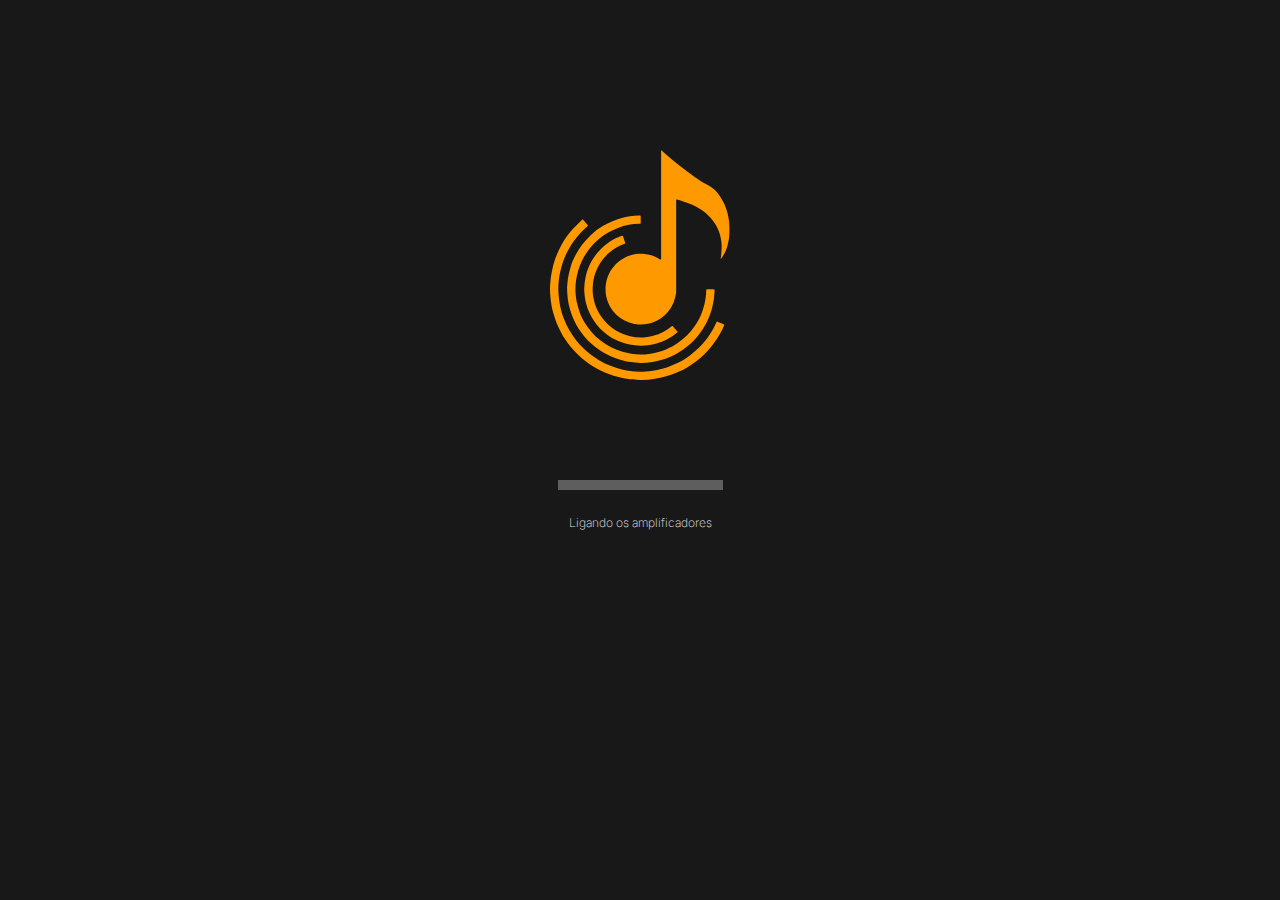
<file: index.html>
<!DOCTYPE html>
<html lang="en">
<head>
    <meta charset="UTF-8">
    <meta content="width=device-width, initial-scale=1, maximum-scale=1, user-scalable=no" name="viewport">
    <link rel="stylesheet" href="../styles/styles.css">
    <title>Splash</title>

</head>
<body>

<div class="container_splash">

    <div class="splash">

        <img src="../assets/logo.svg" alt="logo"/>

        <div class="loadingSplash">
            <div class="loading-bar">
                <div class="loading-progress"></div>
            </div>
        </div>
        <a class="tituloCinza"><h4>Ligando os amplificadores</h4></a>
        <a href="incio.html" class="tituloEntrar hidden"><h4>> ENTRAR <</h4></a>

    </div>

</div>

</body>
<script src="../javascript/loading.js"></script>
</html>
</file>
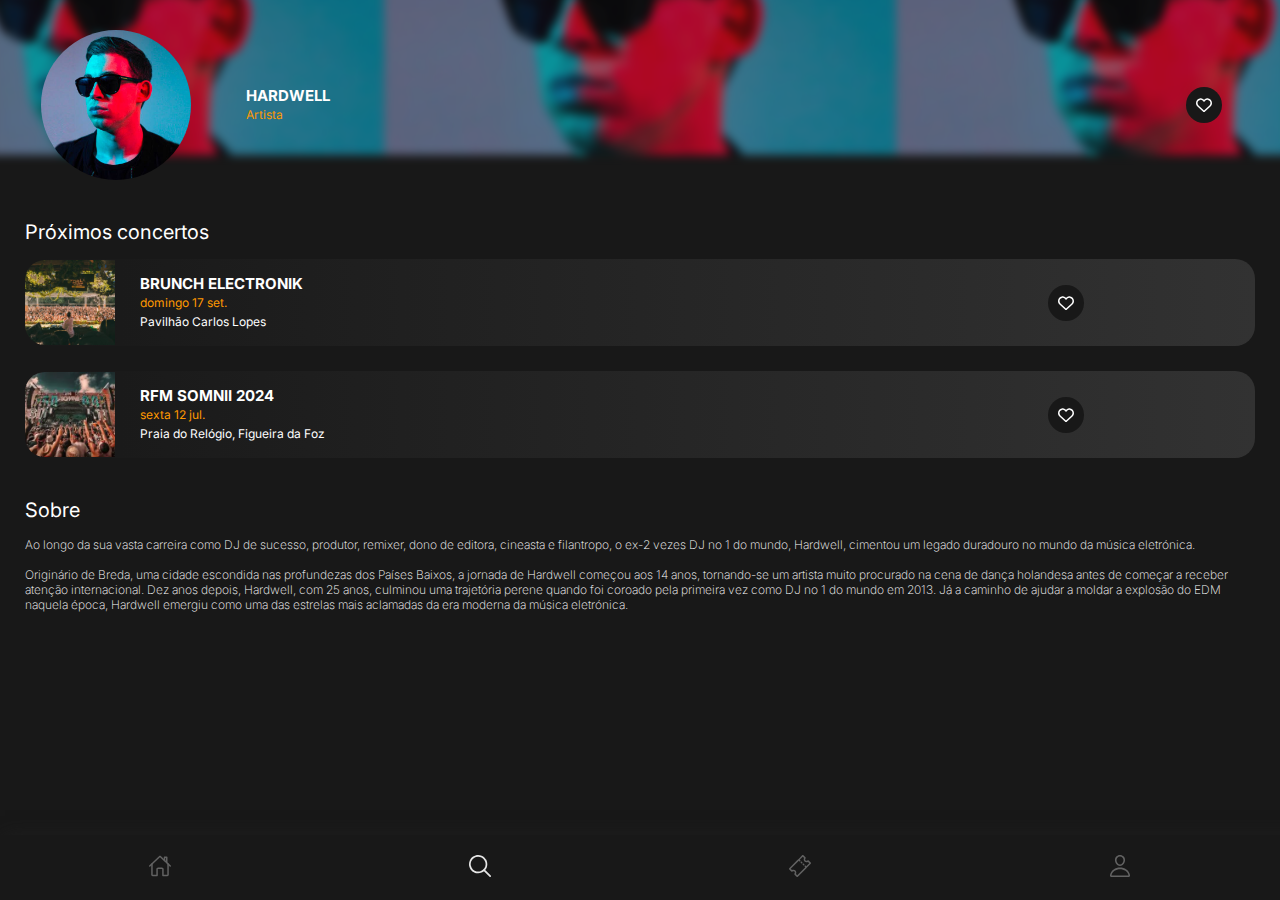
<file: root/artista.html>
<!DOCTYPE html>
<html lang="en">
<head>
    <meta charset="UTF-8">
    <meta content="width=device-width, initial-scale=1, maximum-scale=1, user-scalable=no" name="viewport">
    <link rel="stylesheet" href="../styles/styles.css">
    <title>Artista</title>

</head>
<body>

<div class="pagina">

    <div class="backgroundArtista" style="background-image: url('../assets/images/hardwell.jpg')">

    </div>

    <div class="thumbArtista">

        <a>
            <div class="imagemArtistaThumb" style="background-image: url('../assets/images/hardwell.jpg')"></div>
        </a>

        <div class="informacoesArtista">
            <a class="tituloPrincipal"> <h2>HARDWELL</h2> </a>
            <a class="tituloLaranja"><h4>Artista</h4></a>
        </div>


        <div class="favorito" data-id="hardwell" onclick="adicionarRemover('hardwell')">
            <img src="../assets/icons/heart_open.svg" alt="heart_open">
        </div>

    </div>

    <h2 class="tituloPagina">Próximos concertos</h2>

    <div class="barraFestival" id="brunch">
        <a href="festival.html">
            <div class="imagemFestivalBarra" style="background-image: url('../assets/images/brunch.jpg')"></div>
        </a>
        <div class="informacoesEvento">
            <a href="festival.html" class="tituloPrincipal"><h2>BRUNCH ELECTRONIK</h2></a>
            <a href="festival.html" class="tituloLaranja"><h4>domingo 17 set.</h4></a>
            <a href="festival.html" class="tituloBranco"><h4>Pavilhão Carlos Lopes</h4></a>
        </div>
        <div class="favorito" data-id="brunch" onclick="adicionarRemover('brunch')">
            <img src="../assets/icons/heart_open.svg" alt="heart_open">
        </div>
    </div>

    <div class="barraFestival" id="somnii24">
        <a href="festival.html">
            <div class="imagemFestivalBarra" style="background-image: url('../assets/images/somnii_24.jpg')"></div>
        </a>
        <div class="informacoesEvento">
            <a href="festival.html" class="tituloPrincipal"><h2>RFM SOMNII 2024</h2></a>
            <a href="festival.html" class="tituloLaranja"><h4>sexta 12 jul.</h4></a>
            <a href="festival.html" class="tituloBranco"><h4>Praia do Relógio, Figueira da Foz</h4></a>
        </div>
        <div class="favorito" data-id="somnii24" onclick="adicionarRemover('somnii24')">
            <img src="../assets/icons/heart_open.svg" alt="heart_open">
        </div>
    </div>

    <h2 class="tituloPagina">Sobre</h2>

    <h5 class="texto">
        <p>
            Ao longo da sua vasta carreira como DJ de sucesso, produtor, remixer, dono de editora,
            cineasta e filantropo, o ex-2 vezes DJ no 1 do mundo, Hardwell, cimentou um legado
            duradouro no mundo da música eletrónica.
        </p><br><p>
            Originário de Breda, uma cidade escondida nas profundezas dos Países Baixos, a jornada de Hardwell
            começou aos 14 anos, tornando-se um artista muito procurado na cena de dança holandesa antes de começar
            a receber atenção internacional. Dez anos depois, Hardwell, com 25 anos, culminou uma trajetória perene
            quando foi coroado pela primeira vez como DJ no 1 do mundo em 2013. Já a caminho de ajudar a moldar
            a explosão do EDM naquela época, Hardwell emergiu como uma das estrelas mais aclamadas da era
            moderna da música eletrónica.
        </p>
    </h5>

</div>

<div class="menu">
    <a class="buttON" href="incio.html"><img src="../assets/icons/nav_home.svg" alt="nav_home"></a>
    <a href="pesquisa.html"><img src="../assets/icons/nav_search_active.svg" alt="nav_search"></a>
    <a class="buttON" href="bilhetes.html"><img src="../assets/icons/nav_ticket.svg" alt="nav_ticket"></a>
    <a class="buttON" href="pessoal.html"><img src="../assets/icons/nav_user.svg" alt="nav_user"></a>
</div>

</body>
<script src="../javascript/favoritos.js"></script>
</html>
</file>
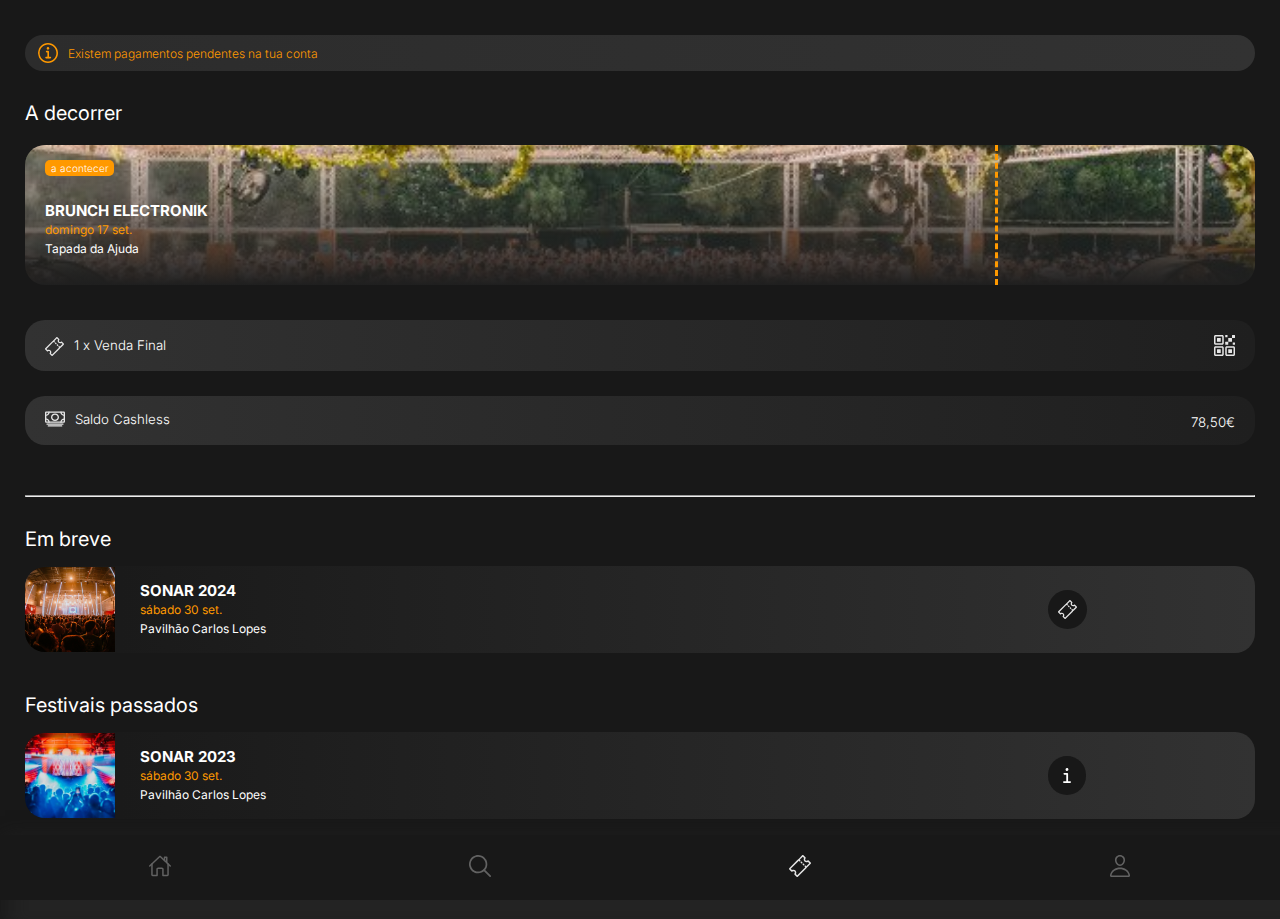
<file: root/bilhetes.html>
<!DOCTYPE html>
<html lang="en">
<head>
    <meta charset="UTF-8">
    <meta content="width=device-width, initial-scale=1, maximum-scale=1, user-scalable=no" name="viewport">
    <link rel="stylesheet" href="../styles/styles.css">
    <title>Bilhetes</title>

</head>
<body>

<div class="pagina">

    <div class="barraAviso">
        <img class="imagemFestivalBarra" src="../assets/icons/info_circle.svg" alt="info_circle"/>
        <h4>Existem pagamentos pendentes na tua conta</h4>
    </div>

    <h2 class="tituloPagina">A decorrer</h2>

    <div class="thumbAcontecer"

         style="background-image:
             linear-gradient(to bottom, rgba(169,169,169,0),
             #1f1f1f), url('../assets/images/brunch.jpg')">

        <div class="informacoes">
            <a href="festival.html" class="tituloAcontecer"> <h5>a acontecer</h5> </a>
            <a href="festival.html" class="tituloPrincipal"> <h2>BRUNCH ELECTRONIK</h2> </a>
            <a href="festival.html" class="tituloLaranja"><h4>domingo 17 set.</h4></a>
            <a href="festival.html" class="tituloBranco"> <h4>Tapada da Ajuda</h4> </a>
        </div>
        <div id="ticket"></div>

    </div>

    <a href="pessoal.html">
        <div class="barraHorizontal">
            <div>
                <img src="../assets/icons/nav_ticket_active.svg">
                <h5 class="tituloBranco">1 x Venda Final</h5>
            </div>
            <div>
                <img src="../assets/icons/qr.svg">
            </div>
        </div>
    </a>

    <a href="cashless.html">
        <div class="barraHorizontal">
            <div>
                <img src="../assets/icons/cash.svg">
                <h5 class="tituloBranco">Saldo Cashless</h5>
            </div>
            <div>
                <h5 class="tituloBranco">78,50€</h5>
            </div>
        </div>
    </a>

    <hr class="linha">

    <h2 class="tituloPagina">Em breve</h2>

    <button class="botao" onclick="window.location.href = 'festival.html'">
        <a>
            <div class="barraFestival">
            <a>
                <div class="imagemFestivalBarra" style="background-image: url('../assets/images/sonar_24.jpg')"></div>
            </a>
            <div class="informacoesEvento">
                <a class="tituloPrincipal"><h2>SONAR 2024</h2></a>
                <a class="tituloLaranja"><h4>sábado 30 set.</h4></a>
                <a class="tituloBranco"><h4>Pavilhão Carlos Lopes</h4></a>
            </div>

            <a class="botaoFavorito" href="cashless.html">
                <div class="favorito">
                    <img src="../assets/icons/nav_ticket_active.svg" alt="ticket">
                </div>
            </a>
            </div>
        </a>
    </button>

    <h2 class="tituloPagina">Festivais passados</h2>

    <div class="barraFestival">
        <a href="festival.html">
            <div class="imagemFestivalBarra" style="background-image: url('../assets/images/sonar_23.jpg')"></div>
        </a>
        <div class="informacoesEvento">
            <a href="festival.html" class="tituloPrincipal"><h2>SONAR 2023</h2></a>
            <a class="tituloLaranja"><h4>sábado 30 set.</h4></a>
            <a class="tituloBranco"><h4>Pavilhão Carlos Lopes</h4></a>
        </div>
        <a href="festival.html">
            <div class="infoTicket">
                <img src="../assets/icons/info.svg" alt="info">
            </div>
        </a>

    </div>

</div>

<div class="menu">
    <a class="buttON" href="incio.html"><img src="../assets/icons/nav_home.svg"></a>
    <a class="buttON" href="pesquisa.html"><img src="../assets/icons/nav_search.svg"></a>
    <a href="bilhetes.html"><img src="../assets/icons/nav_ticket_active.svg"></a>
    <a class="buttON" href="pessoal.html"><img src="../assets/icons/nav_user.svg"></a>
</div>

</body>
</html>
</file>
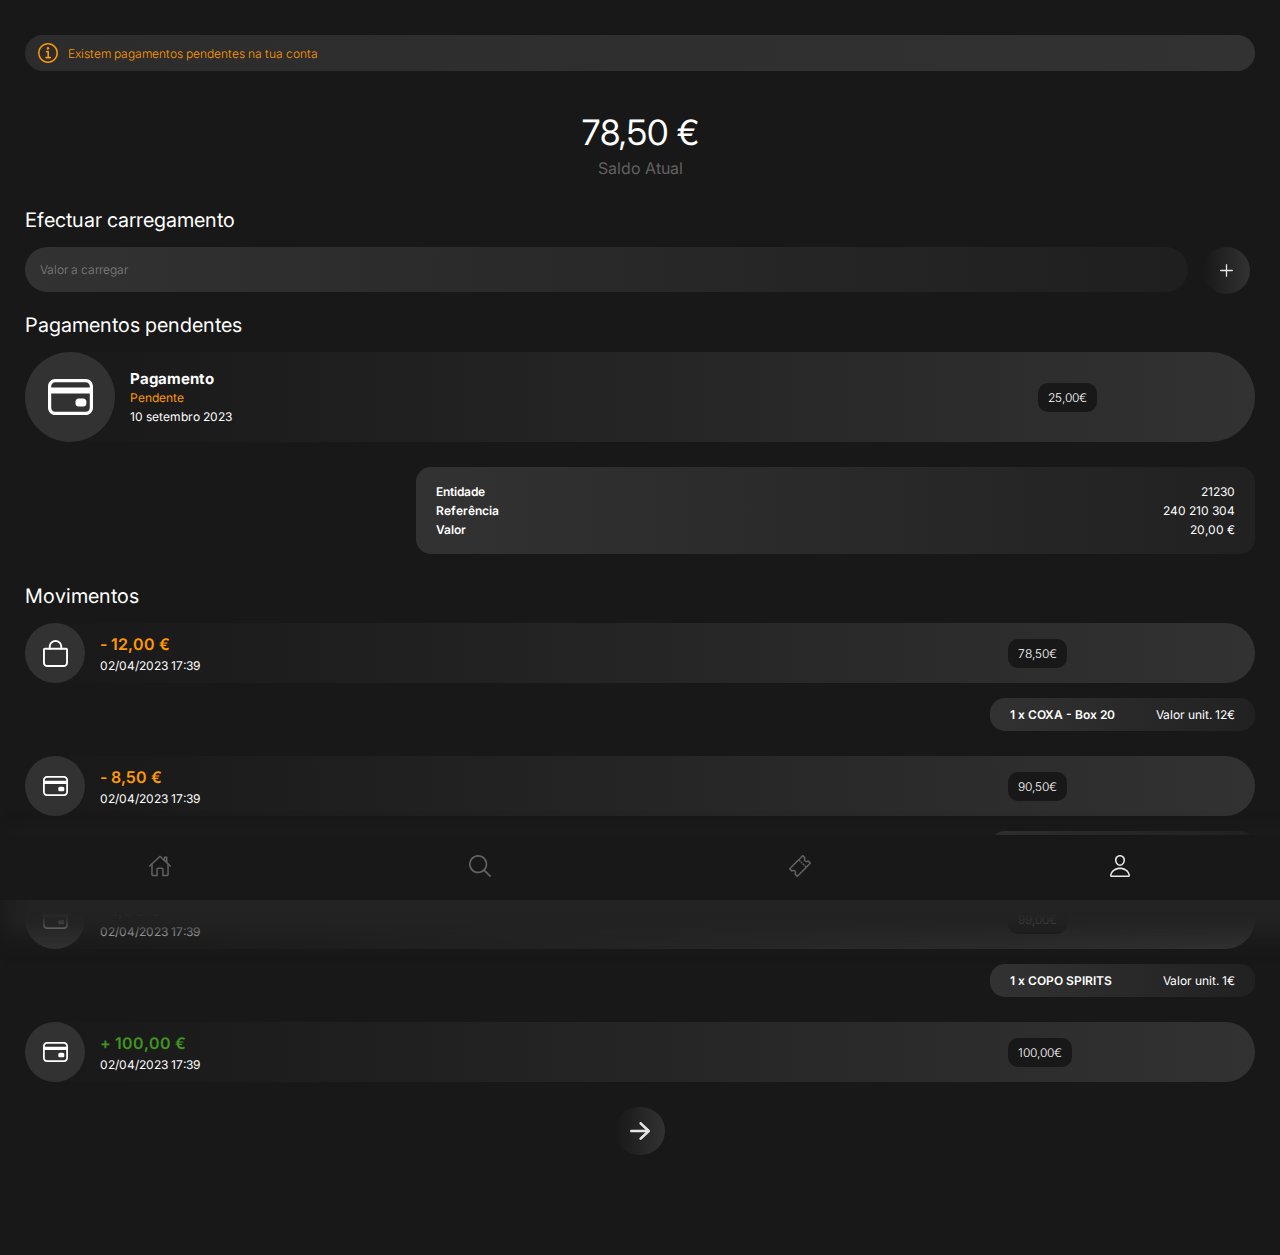
<file: root/cashless.html>
<!DOCTYPE html>
<html lang="en">
<head>
    <meta charset="UTF-8">
    <meta content="width=device-width, initial-scale=1, maximum-scale=1, user-scalable=no" name="viewport">
    <link rel="stylesheet" href="../styles/styles.css">
    <title>Cashless</title>

</head>
<body>

<div class="pagina">

    <div class="barraAviso">
        <img class="imagemFestivalBarra" src="../assets/icons/info_circle.svg" alt="info_circle"/>
        <h4>Existem pagamentos pendentes na tua conta</h4>
    </div>

    <div class="containerCenter">
        <div class="saldo">
            <h1>78,50 €</h1>
            <h3>Saldo Atual</h3>
        </div>

    </div>

    <h2 class="tituloPagina">Efectuar carregamento</h2>

    <div class="barraCarregamento">
        <div id="valorCarregar">
            <h4>Valor a carregar</h4>
        </div>

        <div>
            <img src="../assets/icons/plus.svg">
        </div>
    </div>

    <h2 class="tituloPagina">Pagamentos pendentes</h2>

    <div class="barraBilheteDisponivel">
        <div class="baseImagemBilhete">
            <div class="imagemBilhete" style="background-image: url('../assets/icons/card.svg')"></div>
        </div>

        <div class="informacoesBilhete">
            <a class="tituloPrincipal"><h4>Pagamento</h4></a>
            <a class="tituloLaranja"> <h2>Pendente</h2> </a>
            <a class="tituloBranco"> <h2>10 setembro 2023</h2> </a>
        </div>
        <div class="preco">
            <h5> 25,00€</h5>
        </div>
    </div>

    <div class="containerRight">
        <div class="barraRefPagamento">
            <div>
                <a class="tituloBrancoBold"> <h2>Entidade</h2> </a>
                <a class="tituloBrancoBold"> <h2>Referência</h2> </a>
                <a class="tituloBrancoBold"> <h2>Valor</h2> </a>
            </div>
            <div class="numerosRef">
                <a class="tituloBranco"> <h2>21230</h2> </a>
                <a class="tituloBranco"> <h2>240 210 304</h2> </a>
                <a class="tituloBranco"> <h2>20,00 €</h2> </a>
            </div>
        </div>
    </div>

    <h2 class="tituloPagina">Movimentos</h2>

    <div class="barraMovimentoCashless">
        <div class="baseIconCashless">
            <div class="iconCashless" style="background-image: url('../assets/icons/shopping_bag.svg')"></div>
        </div>

        <div class="informacoesBilhete">
            <a class="tituloLaranjaValor"><h4>- 12,00 €</h4></a>
            <a class="tituloBranco"> <h2>02/04/2023 17:39</h2> </a>
        </div>
        <div class="preco">
            <h5> 78,50€</h5>
        </div>
    </div>

    <div class="containerRight">
        <div class="barraDescricaoPagamento">
            <div>
                <a class="tituloBrancoBold"> <h2>1 x COXA - Box 20</h2> </a>
            </div>
            <div class="numerosRef">
                <a class="tituloBranco"> <h2>Valor unit. 12€</h2> </a>
            </div>
        </div>
    </div>

    <div class="barraMovimentoCashless">
        <div class="baseIconCashless">
            <div class="iconCashless" style="background-image: url('../assets/icons/card.svg')"></div>
        </div>

        <div class="informacoesBilhete">
            <a class="tituloLaranjaValor"><h4>- 8,50 €</h4></a>
            <a class="tituloBranco"> <h2>02/04/2023 17:39</h2> </a>
        </div>
        <div class="preco">
            <h5>90,50€</h5>
        </div>
    </div>

    <div class="containerRight">
        <div class="barraDescricaoPagamento">
            <div>
                <a class="tituloBrancoBold"> <h2>1 x HAVANA CLUB </h2> </a>
            </div>
            <div class="numerosRef">
                <a class="tituloBranco"> <h2>Valor unit. 8,5€</h2> </a>
            </div>
        </div>
    </div>

    <div class="barraMovimentoCashless">
        <div class="baseIconCashless">
            <div class="iconCashless" style="background-image: url('../assets/icons/card.svg')"></div>
        </div>

        <div class="informacoesBilhete">
            <a class="tituloLaranjaValor"><h4>- 1,00 €</h4></a>
            <a class="tituloBranco"> <h2>02/04/2023 17:39</h2> </a>
        </div>
        <div class="preco">
            <h5> 99,00€</h5>
        </div>
    </div>

    <div class="containerRight">
        <div class="barraDescricaoPagamento">
            <div>
                <a class="tituloBrancoBold"> <h2>1 x COPO SPIRITS</h2> </a>
            </div>
            <div class="numerosRef">
                <a class="tituloBranco"> <h2>Valor unit. 1€</h2> </a>
            </div>
        </div>
    </div>

    <div class="barraMovimentoCashless">
        <div class="baseIconCashless">
            <div class="iconCashless" style="background-image: url('../assets/icons/card.svg')"></div>
        </div>

        <div class="informacoesBilhete">
            <a class="tituloVerdeValor"><h4>+ 100,00 €</h4></a>
            <a class="tituloBranco"> <h2>02/04/2023 17:39</h2> </a>
        </div>
        <div class="preco">
            <h5> 100,00€</h5>
        </div>
    </div>

    <div class="containerCenter">
        <div class="setaBotao">
            <a href="incio.html">
                <img src="../assets/icons/arrow_right.svg">
            </a>
        </div>
    </div>

</div>

<div class="menu">
    <a class="buttON" href="incio.html"><img src="../assets/icons/nav_home.svg"></a>
    <a class="buttON" href="pesquisa.html"><img src="../assets/icons/nav_search.svg"></a>
    <a class="buttON" href="bilhetes.html"><img src="../assets/icons/nav_ticket.svg"></a>
    <a href="pessoal.html"><img src="../assets/icons/nav_user_active.svg"></a>
</div>

</body>
</html>
</file>
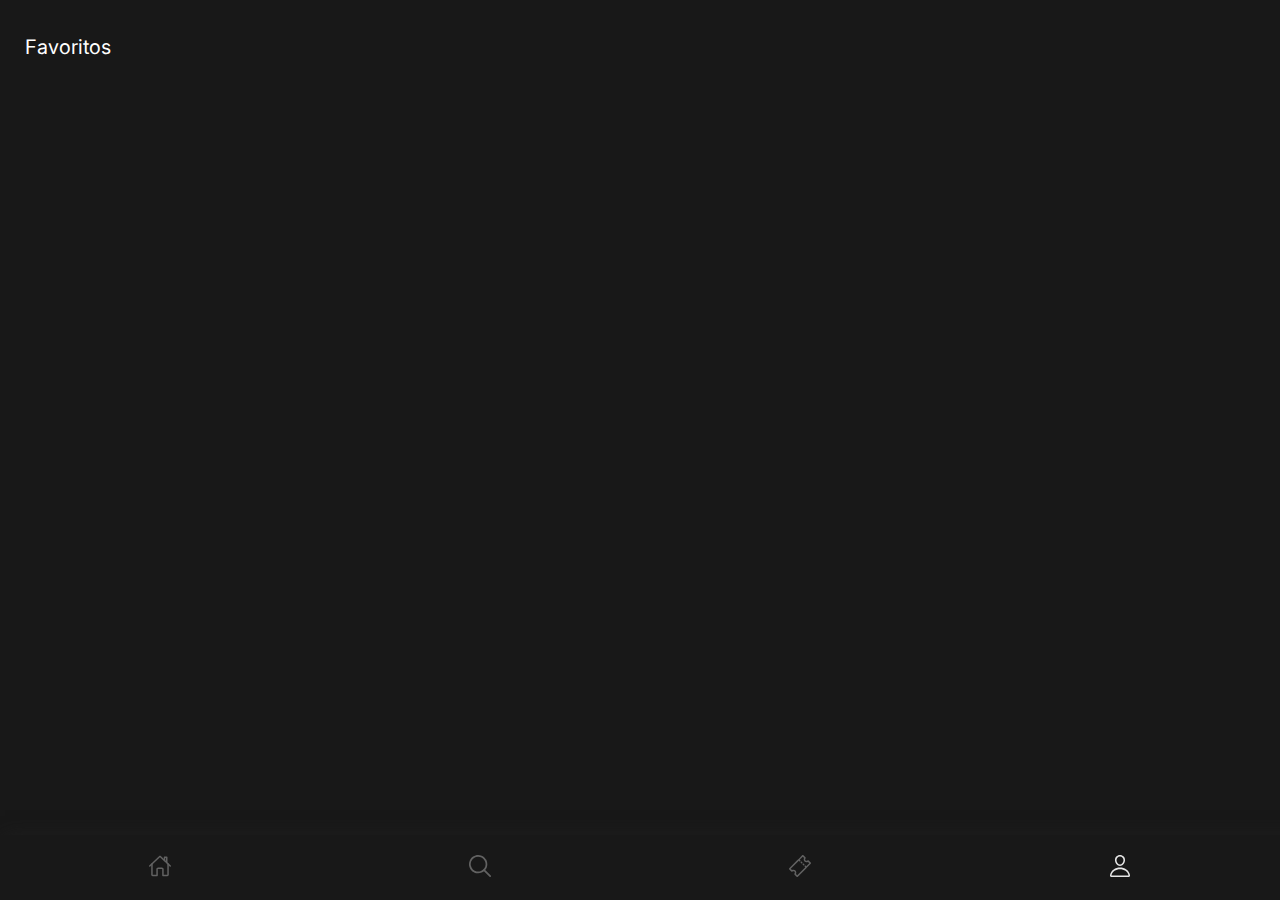
<file: root/favoritos.html>
<!DOCTYPE html>
<html lang="en">
<head>
    <meta charset="UTF-8">
    <meta content="width=device-width, initial-scale=1, maximum-scale=1, user-scalable=no" name="viewport">
    <link rel="stylesheet" href="../styles/styles.css">
    <title>Favoritos</title>

</head>
<body>

<div class="pagina">

    <h2 class="tituloPagina">Favoritos</h2>

    <div id="favoritosContainerTodos">

        <div class="barraArtista" id="amelie-lens" style="display: none">
            <a href="artista.html">
                <div class="imagemArtistaBarra" style="background-image: url('../assets/images/amelie.jpg')"></div>
            </a>
            <div class="informacoesArtista">
                <a href="artista.html" class="tituloPrincipal"><h2>AMELIE LENS</h2></a>
                <a href="artista.html" class="tituloLaranja"><h4>Artista</h4></a>
            </div>
            <div class="favorito" data-id="amelie-lens" onclick="adicionarRemover('amelie-lens')">
                <img src="../assets/icons/heart_open.svg" alt="heart_open">
            </div>
        </div>

        <div class="barraArtista" id="artbat" style="display: none">
            <a href="artista.html">
                <div class="imagemArtistaBarra" style="background-image: url('../assets/images/artbat.jpg')"></div>
            </a>
            <div class="informacoesArtista">
                <a href="artista.html" class="tituloPrincipal"><h2>ARTBAT</h2></a>
                <a href="artista.html" class="tituloLaranja"><h4>Artista</h4></a>
            </div>
            <div class="favorito" data-id="artbat" onclick="adicionarRemover('artbat')">
                <img src="../assets/icons/heart_open.svg" alt="heart_open">
            </div>
        </div>

        <div class="barraArtista" id="blasterjaxx" style="display: none">
            <a href="artista.html">
                <div class="imagemArtistaBarra" style="background-image: url('../assets/images/blasterjaxx.jpg')"></div>
            </a>
            <div class="informacoesArtista">
                <a href="artista.html" class="tituloPrincipal"><h2>BALASTERJAXX</h2></a>
                <a href="artista.html" class="tituloLaranja"><h4>Artista</h4></a>
            </div>
            <div class="favorito" data-id="blasterjaxx" onclick="adicionarRemover('blasterjaxx')">
                <img src="../assets/icons/heart_open.svg" alt="heart_open">
            </div>
        </div>

        <div class="barraFestival" id="brunch" style="display: none">
            <a href="festival.html">
                <div class="imagemFestivalBarra" style="background-image: url('../assets/images/brunch.jpg')"></div>
            </a>
            <div class="informacoesEvento">
                <a href="festival.html" class="tituloPrincipal"><h2>BRUNCH ELECTRONIK</h2></a>
                <a href="festival.html" class="tituloLaranja"><h4>domingo 17 set.</h4></a>
                <a href="festival.html" class="tituloBranco"><h4>Pavilhão Carlos Lopes</h4></a>
            </div>
            <div class="favorito" data-id="brunch" onclick="adicionarRemover('brunch')">
                <img src="../assets/icons/heart_open.svg" alt="heart_open">
            </div>
        </div>

        <div class="barraArtista" id="hardwell" style="display: none">
            <a href="artista.html">
                <div class="imagemArtistaBarra" style="background-image: url('../assets/images/hardwell.jpg')"></div>
            </a>
            <div class="informacoesArtista">
                <a href="artista.html" class="tituloPrincipal"><h2>HARDWELL</h2></a>
                <a href="artista.html" class="tituloLaranja"><h4>Artista</h4></a>
            </div>
            <div class="favorito" data-id="hardwell" onclick="adicionarRemover('hardwell')">
                <img src="../assets/icons/heart_open.svg" alt="heart_open">
            </div>
        </div>

        <div class="barraArtista" id="nto" style="display: none">
            <a href="artista.html">
                <div class="imagemArtistaBarra" style="background-image: url('../assets/images/nto.jpg')"></div>
            </a>
            <div class="informacoesArtista">
                <a href="artista.html" class="tituloPrincipal"><h2>NTO</h2></a>
                <a href="artista.html" class="tituloLaranja"><h4>Artista</h4></a>
            </div>
            <div class="favorito" data-id="nto" onclick="adicionarRemover('nto')">
                <img src="../assets/icons/heart_open.svg" alt="heart_open">
            </div>
        </div>

        <div class="barraArtista" id="oliver" style="display: none">
            <a href="artista.html">
                <div class="imagemArtistaBarra" style="background-image: url('../assets/images/oliver.jpg')"></div>
            </a>
            <div class="informacoesArtista">
                <a href="artista.html" class="tituloPrincipal"><h2>OLIVER</h2></a>
                <a href="artista.html" class="tituloLaranja"><h4>Artista</h4></a>
            </div>
            <div class="favorito" data-id="oliver" onclick="adicionarRemover('oliver')">
                <img src="../assets/icons/heart_open.svg" alt="heart_open">
            </div>
        </div>

        <div class="barraFestival" id="somnii23" style="display: none">
            <a href="festival.html">
                <div class="imagemFestivalBarra" style="background-image: url('../assets/images/somnii_23.jpg')"></div>
            </a>
            <div class="informacoesEvento">
                <a href="festival.html" class="tituloPrincipal"><h2>RFM SOMNII 2023</h2></a>
                <a href="festival.html" class="tituloLaranja"><h4>sexta 12 jul.</h4></a>
                <a href="festival.html" class="tituloBranco"><h4>Praia do Relógio, Figueira da Foz</h4></a>
            </div>
            <div class="favorito" data-id="somnii23" onclick="adicionarRemover('somnii23')">
                <img src="../assets/icons/heart_open.svg" alt="heart_open">
            </div>
        </div>

        <div class="barraFestival" id="somnii24" style="display: none">
            <a href="festival.html">
                <div class="imagemFestivalBarra" style="background-image: url('../assets/images/somnii_24.jpg')"></div>
            </a>
            <div class="informacoesEvento">
                <a href="festival.html" class="tituloPrincipal"><h2>RFM SOMNII 2024</h2></a>
                <a href="festival.html" class="tituloLaranja"><h4>sexta 12 jul.</h4></a>
                <a href="festival.html" class="tituloBranco"><h4>Praia do Relógio, Figueira da Foz</h4></a>
            </div>
            <div class="favorito" data-id="somnii24" onclick="adicionarRemover('somnii24')">
                <img src="../assets/icons/heart_open.svg" alt="heart_open">
            </div>
        </div>

        <div class="barraFestival" id="sonar2023" style="display: none">
            <a href="festival.html">
                <div class="imagemFestivalBarra" style="background-image: url('../assets/images/sonar_23.jpg')"></div>
            </a>
            <div class="informacoesEvento">
                <a href="festival.html" class="tituloPrincipal"><h2>SONAR 2023</h2></a>
                <a class="tituloLaranja"><h4>sábado 30 set.</h4></a>
                <a class="tituloBranco"><h4>Pavilhão Carlos Lopes</h4></a>
            </div>
            <div class="favorito" data-id="sonar2023" onclick="adicionarRemover('sonar2023')">
                <img src="../assets/icons/heart_open.svg" alt="heart_open">
            </div>
        </div>

        <div class="barraFestival" id="sonar2024" style="display: none">
            <a href="festival.html">
                <div class="imagemFestivalBarra" style="background-image: url('../assets/images/sonar_24.jpg')"></div>
            </a>
            <div class="informacoesEvento">
                <a href="festival.html" class="tituloPrincipal"><h2>SONAR 2024</h2></a>
                <a class="tituloLaranja"><h4>sábado 30 set.</h4></a>
                <a class="tituloBranco"><h4>Pavilhão Carlos Lopes</h4></a>
            </div>
            <div class="favorito" data-id="sonar2024" onclick="adicionarRemover('sonar2024')">
                <img src="../assets/icons/heart_open.svg" alt="heart_open">
            </div>
        </div>

        <div class="barraArtista" id="timmy" style="display: none">
            <a href="artista.html">
                <div class="imagemArtistaBarra" style="background-image: url('../assets/images/timmy.jpg')"></div>
            </a>
            <div class="informacoesArtista">
                <a href="artista.html" class="tituloPrincipal"><h2>TIMMY TRUMPET</h2></a>
                <a href="artista.html" class="tituloLaranja"><h4>Artista</h4></a>
            </div>
            <div class="favorito" data-id="timmy" onclick="adicionarRemover('timmy')">
                <img src="../assets/icons/heart_open.svg" alt="heart_open">
            </div>
        </div>

        <div class="barraFestival" id="tomorrowland" style="display: none">
            <a href="festival.html">
                <div class="imagemFestivalBarra" style="background-image: url('../assets/images/tomorrowland.jpg')"></div>
            </a>
            <div class="informacoesEvento">
                <a href="festival.html" class="tituloPrincipal"><h2>TOMORROWLAND</h2></a>
                <a class="tituloLaranja"><h4>sábado 30 set.</h4></a>
                <a class="tituloBranco"><h4>Pavilhão Carlos Lopes</h4></a>
            </div>
            <div class="favorito" data-id="tomorrowland" onclick="adicionarRemover('tomorrowland')">
                <img src="../assets/icons/heart_open.svg" alt="heart_open">
            </div>
        </div>

    </div>

</div>

<div class="menu">
    <a class="buttON" href="incio.html"><img src="../assets/icons/nav_home.svg"></a>
    <a class="buttON" href="pesquisa.html"><img src="../assets/icons/nav_search.svg"></a>
    <a class="buttON" href="bilhetes.html"><img src="../assets/icons/nav_ticket.svg"></a>
    <a href="pessoal.html"><img src="../assets/icons/nav_user_active.svg"></a>
</div>

</body>
<script src="../javascript/favoritos.js"></script>
</html>
</file>
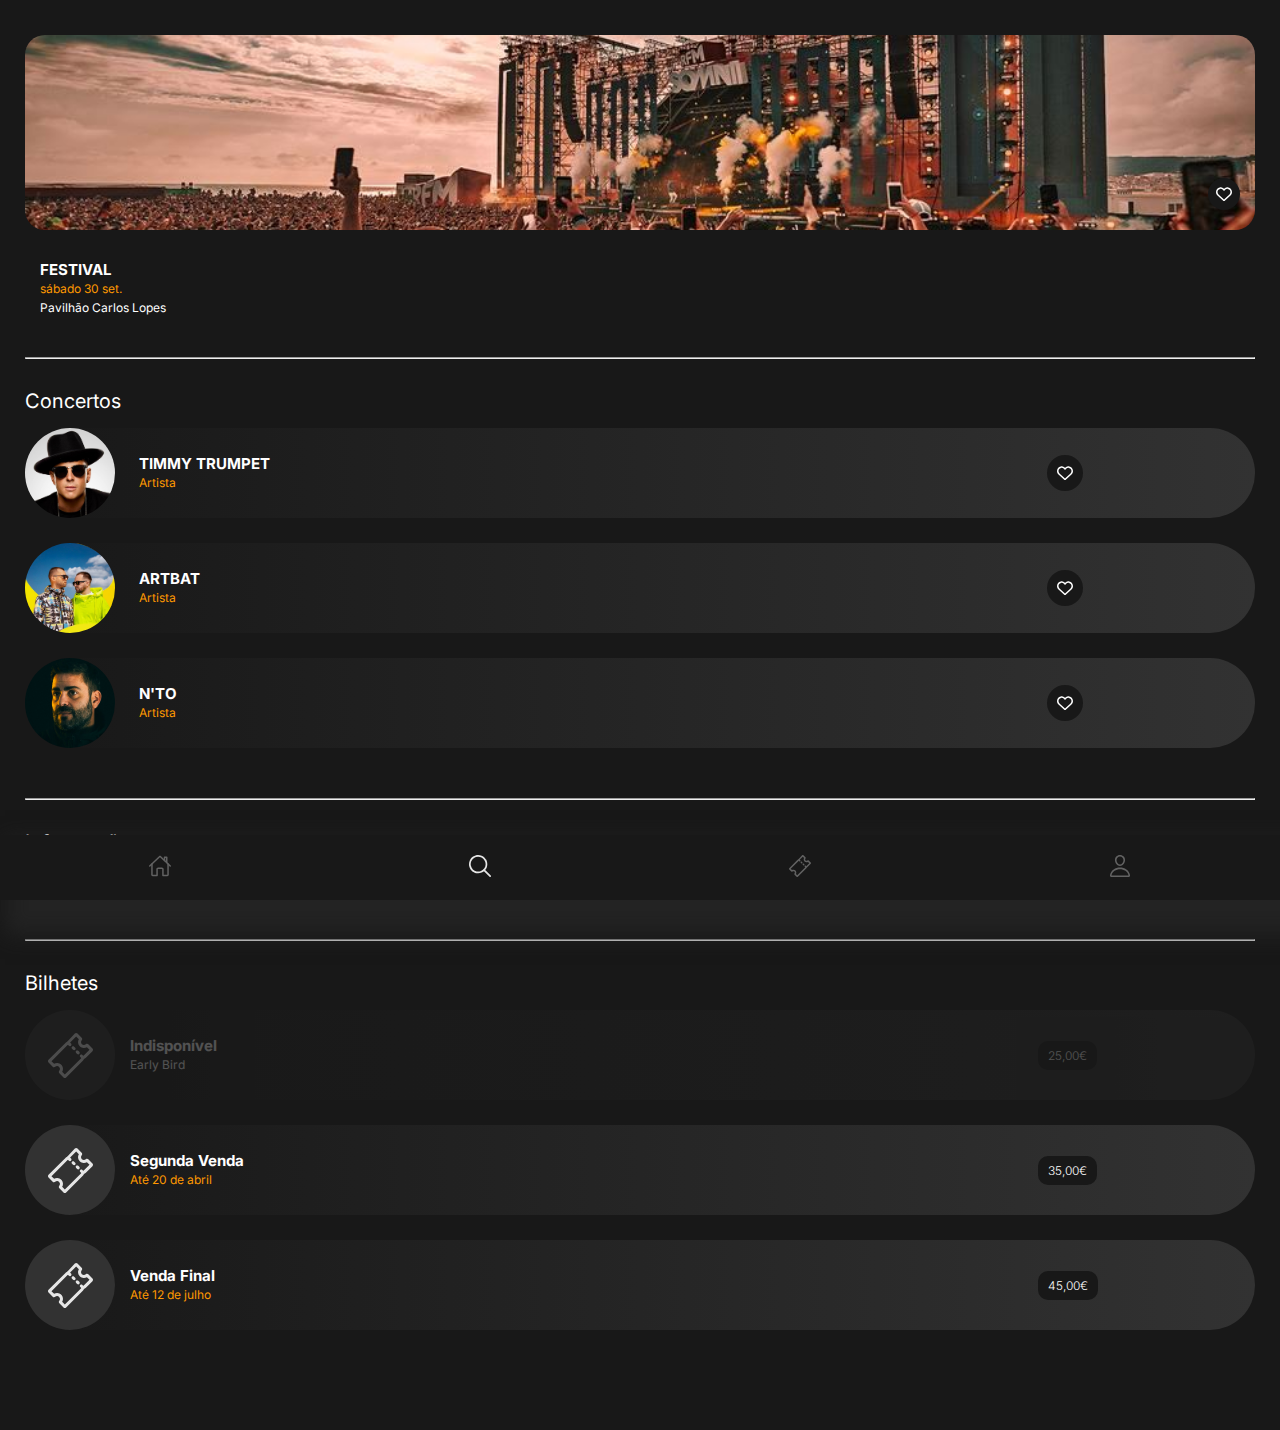
<file: root/festival.html>
<!DOCTYPE html>
<html lang="en">
<head>
    <meta charset="UTF-8">
    <meta content="width=device-width, initial-scale=1, maximum-scale=1, user-scalable=no" name="viewport">
    <link rel="stylesheet" href="../styles/styles.css">
    <title>Festival</title>

</head>
<body>

<div class="pagina">

    <div class="thumbEvento"
         style="background-image: url('../assets/images/somnii_23.jpg')">
        <div class="favoritoThumb" data-id="sonar2024" onclick="adicionarRemover('sonar2024')">
            <img src="../assets/icons/heart_open.svg" alt="heart_open">
        </div>
    </div>

    <div class="informacoesEvento">
        <a class="tituloPrincipal"> <h2>FESTIVAL</h2> </a>
        <a class="tituloLaranja"><h4>sábado 30 set.</h4></a>
        <a class="tituloBranco"> <h4>Pavilhão Carlos Lopes</h4> </a>
    </div>

    <hr class="linha">

    <h2 class="tituloPagina">Concertos</h2>

    <div class="barraArtista" id="timmy" >
        <a href="artista.html">
            <div class="imagemArtistaBarra" style="background-image: url('../assets/images/timmy.jpg')"></div>
        </a>
        <div class="informacoesArtista">
            <a href="artista.html" class="tituloPrincipal"> <h2>TIMMY TRUMPET</h2></a>
            <a href="artista.html" class="tituloLaranja"><h4>Artista</h4></a>
        </div>
        <div class="favorito" data-id="timmy" onclick="adicionarRemover('timmy')">
            <img src="../assets/icons/heart_open.svg" alt="heart_open">
        </div>
    </div>

    <div class="barraArtista" id="artbat" >
        <a href="artista.html">
            <div class="imagemArtistaBarra" style="background-image: url('../assets/images/artbat.jpg')"></div>
        </a>
        <div class="informacoesArtista">
            <a href="artista.html" class="tituloPrincipal"> <h2>ARTBAT</h2></a>
            <a href="artista.html" class="tituloLaranja"><h4>Artista</h4></a>
        </div>
        <div class="favorito" data-id="artbat" onclick="adicionarRemover('artbat')">
            <img src="../assets/icons/heart_open.svg" alt="heart_open">
        </div>
    </div>

    <div class="barraArtista" id="nto" >
        <a href="artista.html">
            <div class="imagemArtistaBarra" style="background-image: url('../assets/images/nto.jpg')"></div>
        </a>
        <div class="informacoesArtista">
            <a href="artista.html" class="tituloPrincipal"> <h2>N'TO</h2></a>
            <a href="artista.html" class="tituloLaranja"><h4>Artista</h4></a>
        </div>
        <div class="favorito" data-id="nto" onclick="adicionarRemover('nto')">
            <img src="../assets/icons/heart_open.svg" alt="heart_open">
        </div>
    </div>

    <hr class="linha">

    <h2 class="tituloPagina">Informações</h2>

    <h5 class="texto">O RFM Somnii é o maior festival de praia em Portugal. Dedicado à música
        eletrónica, é palco habitual de alguns dos DJ's mais conhecidos do mundo da música.
        Por enquanto, Alok, encabeça o sunset que vai cobrir a Praia do Relógio
        na Figueira da Foz.</h5>

    <hr class="linha">

    <h2 class="tituloPagina">Bilhetes</h2>

    <div class="barraBilheteIndisponivel">
        <div class="baseImagemBilhete">
            <div class="imagemBilhete" style="background-image:
            url('../assets/icons/nav_ticket_active.svg')"></div>
        </div>

        <div class="informacoesBilhete">
            <a class="tituloPrincipal"><h4>Indisponível</h4></a>
            <a class="tituloBranco"> <h2>Early Bird</h2> </a>
        </div>
        <div class="preco">
            <h5> 25,00€</h5>
        </div>
    </div>

    <button class="botaoPopUp" onclick="mostrarPopup('popup2')">
            <div class="barraBilheteDisponivel">
                <div class="baseImagemBilhete">
                    <div class="imagemBilhete" style="background-image:
                    url('../assets/icons/nav_ticket_active.svg')"></div>
                </div>

                <div class="informacoesBilhete">
                    <a class="tituloPrincipal"><h4>Segunda Venda</h4></a>
                    <a class="tituloLaranja"> <h2>Até 20 de abril</h2></a>
                </div>
                <div class="preco">
                    <h5> 35,00€</h5>
                </div>
            </div>
    </button>

    <button class="botaoPopUp" onclick="mostrarPopup('popup3')">
        <div class="barraBilheteDisponivel">
            <div class="baseImagemBilhete">
                <div class="imagemBilhete" style="background-image:
            url('../assets/icons/nav_ticket_active.svg')"></div>
            </div>

            <div class="informacoesBilhete">
                <a class="tituloPrincipal"><h4>Venda Final</h4></a>
                <a class="tituloLaranja"> <h2>Até 12 de julho</h2></a>
            </div>
            <div class="preco">
                <h5> 45,00€</h5>
            </div>
        </div>
    </button>

    <div id="popup2" class="popup">
        <div class="popup-content">

            <h2 class="tituloPagina">Confirmação</h2>

            <div class="barraBilheteDisponivel">
                <div class="baseImagemBilhete">
                    <div class="imagemBilhete" style="background-image:
                    url('../assets/icons/nav_ticket_active.svg')"></div>
                </div>

                <div class="informacoesBilhete">

                    <a class="tituloPrincipal"><h4>Segunda Venda</h4></a>
                    <a class="tituloLaranja"> <h2>Até 20 de abril</h2> </a>

                </div>
                <div class="preco">
                    <h5> 35,00€</h5>
                </div>
            </div>

            <h5 class="texto">Estás a comprar um bilhete para o festival RFM Somnii 2024.
                Verifica os teus dados e clica em “Confirmar” para gerar uma
                referência de pagamento.</h5>

            <div class="containerCenter">
                <div class="barraDescricaoBilhete">
                    <div>
                        <a class="tituloBrancoBold"> <h2>Nome</h2> </a>
                        <a class="tituloBrancoBold"> <h2>E-mail</h2> </a>
                    </div>
                    <div class="numerosRef">
                        <a class="tituloBranco"> <h2>João Sousa</h2> </a>
                        <a class="tituloBranco"> <h2>joao.sousa@gmail.com</h2> </a>
                    </div>
                </div>
            </div>

            <div class="barraComprarCancelar">
                <div onclick="simularCompra()">
                    <img src="../assets/icons/check.png" alt="check">
                    <h4>Confirmar</h4>
                </div>

                <span class="close" onclick="fecharPopup('popup2')">
                    <img src="../assets/icons/close.png" alt="close">
                </span>
            </div>
        </div>
    </div>

    <div id="popup3" class="popup">
        <div class="popup-content">

            <h2 class="tituloPagina">Confirmação</h2>

            <div class="barraBilheteDisponivel">
                <div class="baseImagemBilhete">
                    <div class="imagemBilhete" style="background-image:
                    url('../assets/icons/nav_ticket_active.svg')"></div>
                </div>

                <div class="informacoesBilhete">

                    <a class="tituloPrincipal"><h4>Venda Final</h4></a>
                    <a class="tituloLaranja"> <h2>Até 12 de Julho</h2> </a>

                </div>
                <div class="preco">
                    <h5> 45,00€</h5>
                </div>
            </div>

            <h5 class="texto">Estás a comprar um bilhete para o festival RFM Somnii 2024.
                Verifica os teus dados e clica em “Confirmar” para gerar uma
                referência de pagamento.</h5>

            <div class="containerCenter">
                <div class="barraDescricaoBilhete">
                    <div>
                        <a class="tituloBrancoBold"> <h2>Nome</h2> </a>
                        <a class="tituloBrancoBold"> <h2>E-mail</h2> </a>
                    </div>
                    <div class="numerosRef">
                        <a class="tituloBranco"> <h2>João Sousa</h2> </a>
                        <a class="tituloBranco"> <h2>joao.sousa@gmail.com</h2> </a>
                    </div>
                </div>
            </div>

            <div class="barraComprarCancelar">
                <div onclick="simularCompra()">
                    <img src="../assets/icons/check.png" alt="check">
                    <h4>Confirmar</h4>
                </div>

                <span class="close" onclick="fecharPopup('popup3')">
                    <img src="../assets/icons/close.png" alt="close">
                </span>
            </div>
        </div>
    </div>

    <a class="containerCenter">
       <div id="loading-popup" class="popupLoading">
           <div class="popup-contentLo loading">
               <div class="loader"></div>
               <a class="tituloLaranja"><h2>A processar a compra...</h2></a>
           </div>
       </div>
   </a>

    <a class="containerCenter">
        <div id="success-popup" class="popupLoading">
            <div class="popup-contentLo success">
                <a class="tituloLaranjaValor"><h2>Bilhete comprado com sucesso!</h2></a>
            </div>
        </div>
    </a>

</div>

<div class="menu">
    <a class="buttON" href="incio.html"><img src="../assets/icons/nav_home.svg" alt="nav_home"></a>
    <a href="pesquisa.html"><img src="../assets/icons/nav_search_active.svg" alt="nav_search"></a>
    <a class="buttON" href="bilhetes.html"><img src="../assets/icons/nav_ticket.svg" alt="nav_ticket"></a>
    <a class="buttON" href="pessoal.html"><img src="../assets/icons/nav_user.svg" alt="nav_user"></a>
</div>

</body>

<script src="../javascript/favoritos.js"></script>
<script src="../javascript/popups.js"></script>
<script src="../javascript/loading.js"></script>

</html>
</file>
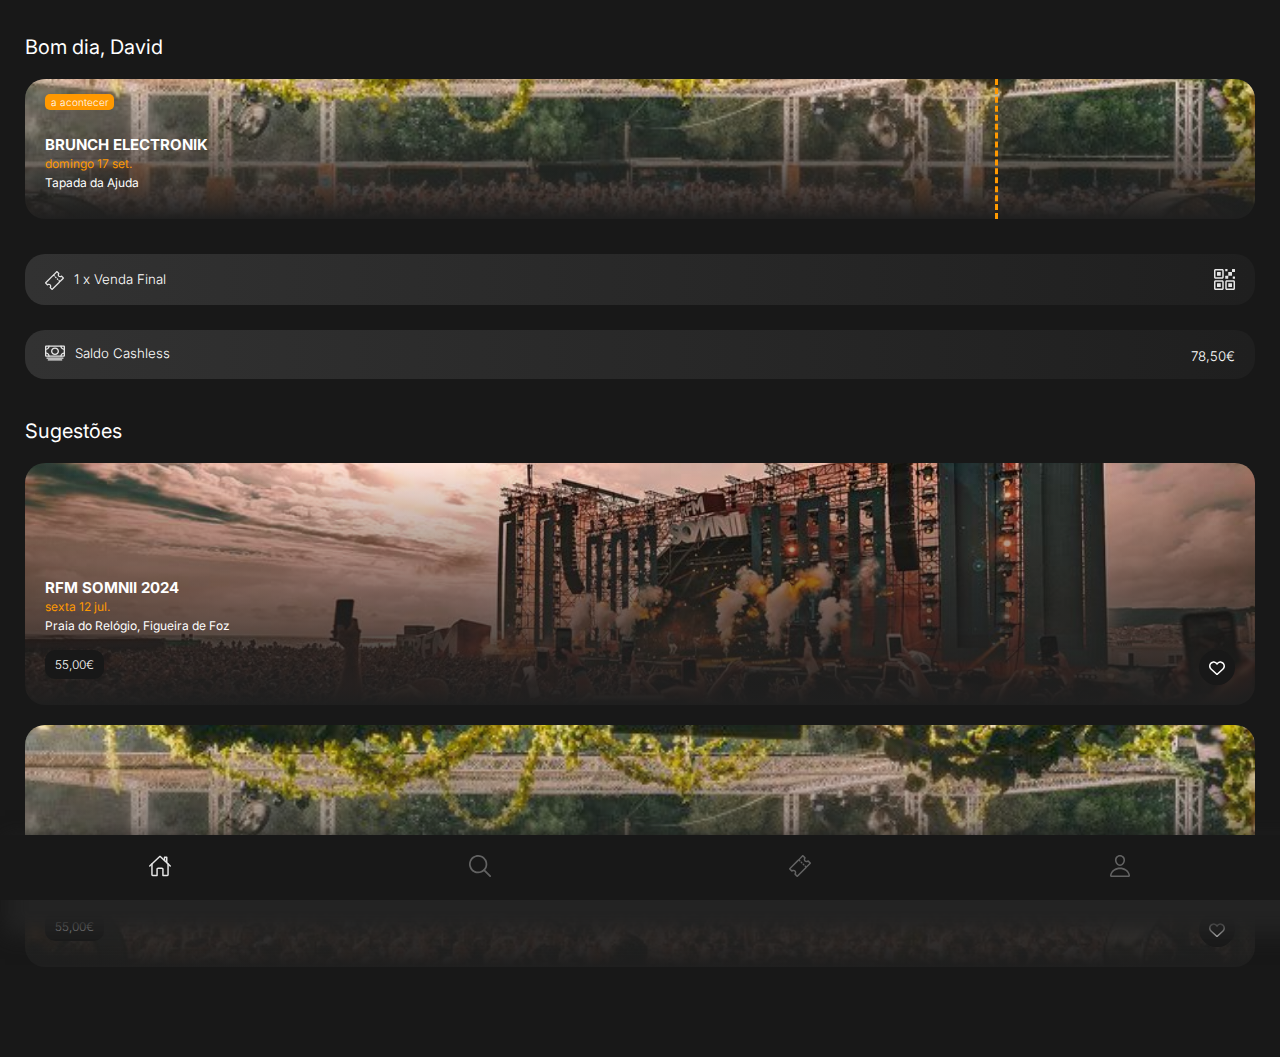
<file: root/incio.html>
<!DOCTYPE html>
<html lang="en">
<head>
    <meta charset="UTF-8">
    <meta content="width=device-width, initial-scale=1, maximum-scale=1, user-scalable=no" name="viewport">
    <title>Início</title>
    <link rel="stylesheet" href="../styles/styles.css">

</head>
<body>

<div class="pagina">

    <h2 class="tituloPagina">Bom dia, David</h2>

    <div class="thumbAcontecer"

             style="background-image:
             linear-gradient(to bottom, rgba(169,169,169,0),
             #1f1f1f), url('../assets/images/brunch.jpg')">

            <div class="informacoes">
                <a href="bilhetes.html" class="tituloAcontecer"> <h5>a acontecer</h5> </a>
                <a href="bilhetes.html" class="tituloPrincipal"> <h2>BRUNCH ELECTRONIK</h2> </a>
                <a href="bilhetes.html" class="tituloLaranja"><h4>domingo 17 set.</h4></a>
                <a href="bilhetes.html" class="tituloBranco"> <h4>Tapada da Ajuda</h4> </a>
            </div>
            <div id="ticket"></div>

        </div>

    <a href="pessoal.html">
            <div class="barraHorizontal">
                <div>
                    <img src="../assets/icons/nav_ticket_active.svg">
                    <h5 class="tituloBranco">1 x Venda Final</h5>
                </div>
                <div>
                    <img src="../assets/icons/qr.svg">
                </div>
            </div>
        </a>

    <a href="cashless.html">
            <div class="barraHorizontal">
                <div>
                    <img src="../assets/icons/cash.svg">
                    <h5 class="tituloBranco">Saldo Cashless</h5>
                </div>
                <div>
                    <h5 class="tituloBranco">78,50€</h5>
                </div>
            </div>
        </a>

    <h2 class="tituloPagina">Sugestões</h2>

    <div class="thumbSugestao" id="somnii24"

             style="background-image: linear-gradient(to bottom, rgba(169,169,169,0),
            #1f1f1f), url('../assets/images/somnii_23.jpg')">

            <div class="informacoes">
                    <a href="festival.html" class="tituloPrincipal"> <h2>RFM SOMNII 2024</h2> </a>
                    <a href="festival.html" class="tituloLaranja"><h4>sexta 12 jul.</h4></a>
                    <a href="festival.html" class="tituloBranco"> <h4>Praia do Relógio, Figueira de Foz</h4> </a>
            </div>


            <div class="precoFavorito">
                <a href="festival.html">
                    <div class="preco">
                        <h5> 55,00€</h5>
                    </div>
                </a>


                <div class="favorito" data-id="somnii24" onclick="adicionarRemover('somnii24')">
                    <img src="../assets/icons/heart_open.svg" alt="heart_open">
                </div>
            </div>
        </div>

    <div  class="thumbSugestao"  id="brunch"

              style="background-image:linear-gradient(to bottom, rgba(169,169,169,0), #1f1f1f), url('../assets/images/brunch.jpg')">

            <div class="informacoes">
                    <a href="festival.html" class="tituloPrincipal"> <h2>BRUNCH ELECTRONIK LISBOA</h2> </a>
                    <a href="festival.html" class="tituloLaranja"><h4>domingo 17 set.</h4></a>
                    <a href="festival.html" class="tituloBranco"> <h4>Tapada da Ajuda</h4> </a>
                </div>

               <div class="precoFavorito">
                   <a href="festival.html">
                       <div class="preco">
                           <h5> 55,00€</h5>
                       </div>
                   </a>

                   <div class="favorito" data-id="brunch" onclick="adicionarRemover('brunch')">
                       <img src="../assets/icons/heart_open.svg">
                   </div>
               </div>
        </div>

 </div>

<div class="menu">
    <a href="incio.html"><img src="../assets/icons/nav_home_active.svg"></a>
    <a class="buttON" href="pesquisa.html"><img src="../assets/icons/nav_search.svg"></a>
    <a class="buttON" href="bilhetes.html"><img src="../assets/icons/nav_ticket.svg"></a>
    <a class="buttON" href="pessoal.html"><img src="../assets/icons/nav_user.svg"></a>
</div>

</body>
<script src="../javascript/favoritos.js"></script>
</html>
</file>
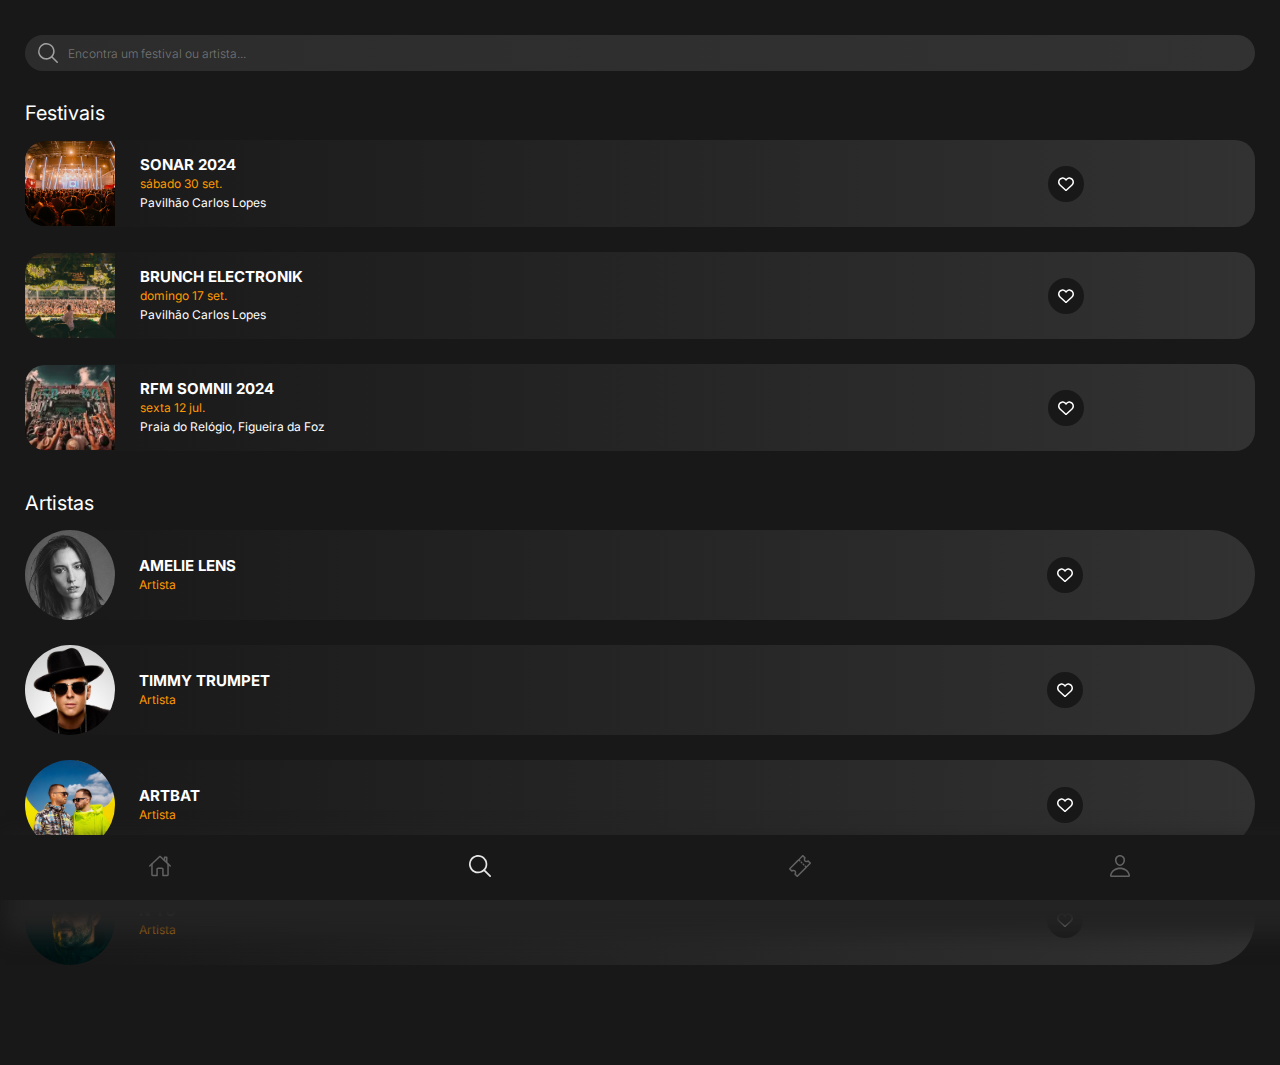
<file: root/pesquisa.html>
<!DOCTYPE html>
<html lang="en">
<head>
    <meta charset="UTF-8">
    <meta content="width=device-width, initial-scale=1,maximum-scale=1, user-scalable=no" name="viewport">
    <link rel="stylesheet" href="../styles/styles.css">
    <title>Pesquisa</title>

</head>
<body>

    <div class="pagina">

        <div class="barraPesquisa">
            <img class="imagemFestivalBarra" src="../assets/icons/nav_search.svg" alt="nav_search"/>
            <input type="text" id="campoPesquisa" placeholder="Encontra um festival ou artista..." />
        </div>

        <h2 class="tituloPagina">Festivais</h2>

        <div class="barraFestival" id="sonar2024">
            <a href="festival.html">
                <div class="imagemFestivalBarra" style="background-image: url('../assets/images/sonar_24.jpg')"></div>
            </a>
            <div class="informacoesEvento">
                <a href="festival.html" class="tituloPrincipal"><h2>SONAR 2024</h2></a>
                <a href="festival.html" class="tituloLaranja"><h4>sábado 30 set.</h4></a>
                <a href="festival.html" class="tituloBranco"><h4>Pavilhão Carlos Lopes</h4></a>
            </div>
            <div class="favorito" data-id="sonar2024" onclick="adicionarRemover('sonar2024')">
                <img src="../assets/icons/heart_open.svg" alt="heart_open">
            </div>
        </div>

        <div class="barraFestival" id="brunch">
            <a href="festival.html">
                <div class="imagemFestivalBarra" style="background-image: url('../assets/images/brunch.jpg')"></div>
            </a>
            <div class="informacoesEvento">
                <a href="festival.html" class="tituloPrincipal"><h2>BRUNCH ELECTRONIK</h2></a>
                <a href="festival.html" class="tituloLaranja"><h4>domingo 17 set.</h4></a>
                <a href="festival.html" class="tituloBranco"><h4>Pavilhão Carlos Lopes</h4></a>
            </div>
            <div class="favorito" data-id="brunch" onclick="adicionarRemover('brunch')">
                <img src="../assets/icons/heart_open.svg" alt="heart_open">
            </div>
        </div>

        <div class="barraFestival" id="somnii24">
            <a href="festival.html">
                <div class="imagemFestivalBarra" style="background-image: url('../assets/images/somnii_24.jpg')"></div>
            </a>
            <div class="informacoesEvento">
                <a href="festival.html" class="tituloPrincipal"><h2>RFM SOMNII 2024</h2></a>
                <a href="festival.html" class="tituloLaranja"><h4>sexta 12 jul.</h4></a>
                <a href="festival.html" class="tituloBranco"><h4>Praia do Relógio, Figueira da Foz</h4></a>
            </div>
            <div class="favorito" data-id="somnii24" onclick="adicionarRemover('somnii24')">
                <img src="../assets/icons/heart_open.svg" alt="heart_open">
            </div>
        </div>

        <h2 class="tituloPagina">Artistas</h2>

        <div class="barraArtista" id="amelie-lens" >
            <a href="artista.html">
                <div class="imagemArtistaBarra" style="background-image: url('../assets/images/amelie.jpg')"></div>
            </a>
            <div class="informacoesArtista">
                <a href="artista.html" class="tituloPrincipal"> <h2>AMELIE LENS</h2></a>
                <a href="artista.html" class="tituloLaranja"><h4>Artista</h4></a>
            </div>
            <div class="favorito" data-id="amelie-lens" onclick="adicionarRemover('amelie-lens')">
                <img src="../assets/icons/heart_open.svg" alt="heart_open">
            </div>
        </div>

        <div class="barraArtista" id="timmy" >
            <a href="artista.html">
                <div class="imagemArtistaBarra" style="background-image: url('../assets/images/timmy.jpg')"></div>
            </a>
            <div class="informacoesArtista">
                <a href="artista.html" class="tituloPrincipal"> <h2>TIMMY TRUMPET</h2></a>
                <a href="artista.html" class="tituloLaranja"><h4>Artista</h4></a>
            </div>
            <div class="favorito" data-id="timmy" onclick="adicionarRemover('timmy')">
                <img src="../assets/icons/heart_open.svg" alt="heart_open">
            </div>
        </div>

        <div class="barraArtista" id="artbat" >
            <a href="artista.html">
                <div class="imagemArtistaBarra" style="background-image: url('../assets/images/artbat.jpg')"></div>
            </a>
            <div class="informacoesArtista">
                <a href="artista.html" class="tituloPrincipal"> <h2>ARTBAT</h2></a>
                <a href="artista.html" class="tituloLaranja"><h4>Artista</h4></a>
            </div>
            <div class="favorito" data-id="artbat" onclick="adicionarRemover('artbat')">
                <img src="../assets/icons/heart_open.svg" alt="heart_open">
            </div>
        </div>

        <div class="barraArtista" id="nto" >
            <a href="artista.html">
                <div class="imagemArtistaBarra" style="background-image: url('../assets/images/nto.jpg')"></div>
            </a>
            <div class="informacoesArtista">
                <a href="artista.html" class="tituloPrincipal"> <h2>N'TO</h2></a>
                <a href="artista.html" class="tituloLaranja"><h4>Artista</h4></a>
            </div>
            <div class="favorito" data-id="nto" onclick="adicionarRemover('nto')">
                <img src="../assets/icons/heart_open.svg" alt="heart_open">
            </div>
        </div>

    </div>

<div class="menu">
    <a class="buttON" href="incio.html">
        <img src="../assets/icons/nav_home.svg" alt="nav_home"></a>
    <a href="pesquisa.html">
        <img src="../assets/icons/nav_search_active.svg" alt="nav_searh"></a>
    <a class="buttON" href="bilhetes.html">
        <img src="../assets/icons/nav_ticket.svg" alt="nav_ticket"></a>
    <a class="buttON" href="pessoal.html">
        <img src="../assets/icons/nav_user.svg" alt="nav_user"></a>
</div>

</body>
<script src="../javascript/favoritos.js"></script>
</html>
</file>
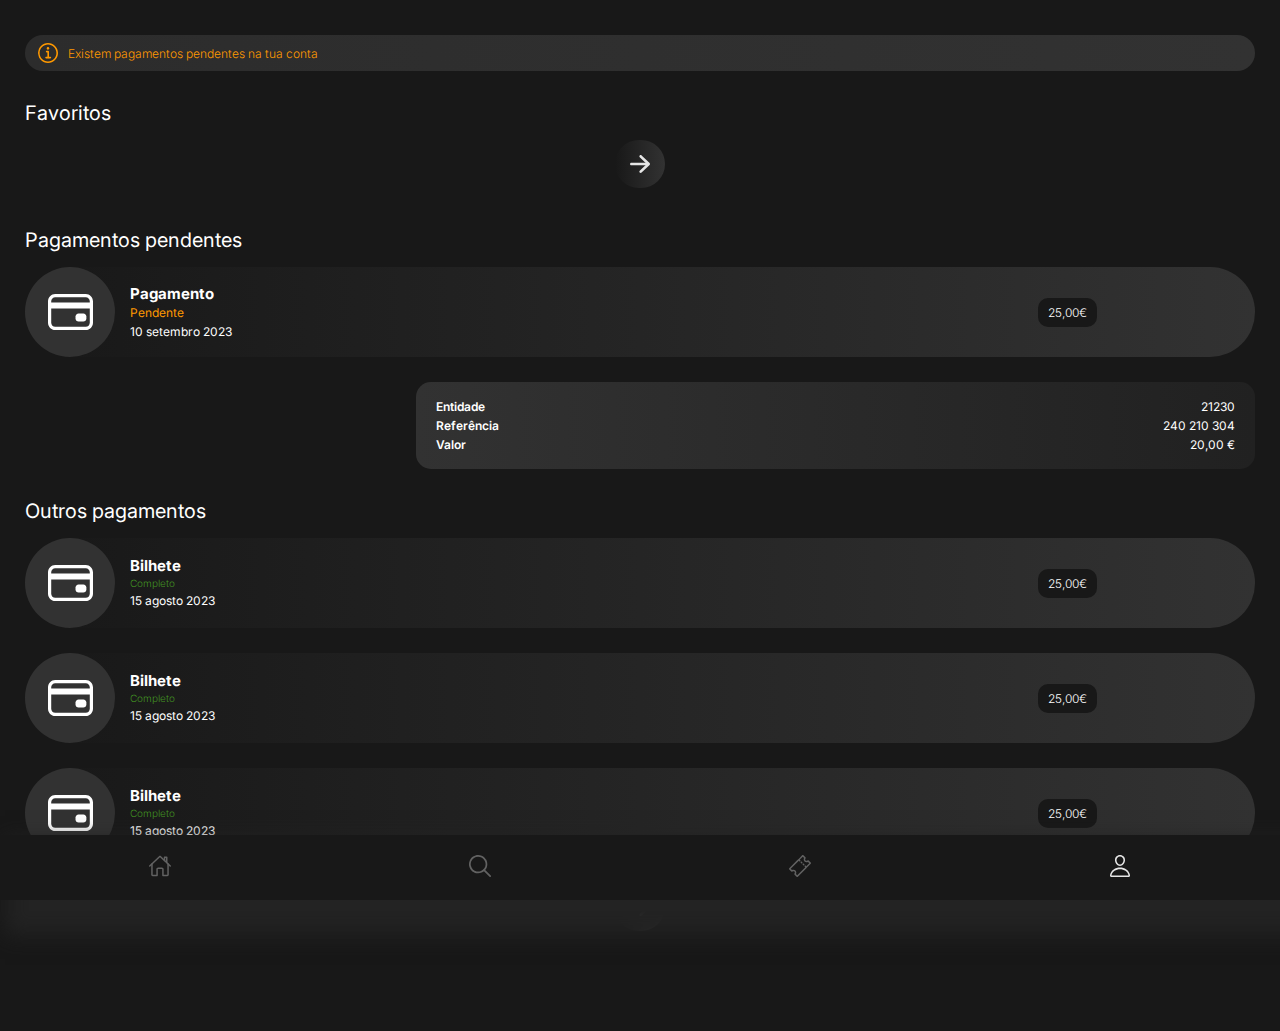
<file: root/pessoal.html>
<!DOCTYPE html>
<html lang="en">
<head>
    <meta charset="UTF-8">
    <meta content="width=device-width, initial-scale=1, maximum-scale=1, user-scalable=no" name="viewport">
    <link rel="stylesheet" href="../styles/styles.css">
    <title>Pessoal</title>

</head>
<body>

<div class="pagina">

    <div class="barraAviso">
        <img class="imagemFestivalBarra" src="../assets/icons/info_circle.svg" alt="info_circle"/>
        <h4>Existem pagamentos pendentes na tua conta</h4>
    </div>

    <h2 class="tituloPagina">Favoritos</h2>

    <div id="favoritosContainer">

        <div class="barraArtista" id="amelie-lens" style="display: none">
            <a href="artista.html">
                <div class="imagemArtistaBarra" style="background-image: url('../assets/images/amelie.jpg')"></div>
            </a>
            <div class="informacoesArtista">
                <a href="artista.html" class="tituloPrincipal"><h2>AMELIE LENS</h2></a>
                <a href="artista.html" class="tituloLaranja"><h4>Artista</h4></a>
            </div>
            <div class="favorito" data-id="amelie-lens" onclick="adicionarRemover('amelie-lens')">
                <img src="../assets/icons/heart_open.svg" alt="heart_open">
            </div>
        </div>

        <div class="barraArtista" id="artbat" style="display: none">
            <a href="artista.html">
                <div class="imagemArtistaBarra" style="background-image: url('../assets/images/artbat.jpg')"></div>
            </a>
            <div class="informacoesArtista">
                <a href="artista.html" class="tituloPrincipal"><h2>ARTBAT</h2></a>
                <a href="artista.html" class="tituloLaranja"><h4>Artista</h4></a>
            </div>
            <div class="favorito" data-id="artbat" onclick="adicionarRemover('artbat')">
                <img src="../assets/icons/heart_open.svg" alt="heart_open">
            </div>
        </div>

        <div class="barraArtista" id="blasterjaxx" style="display: none">
            <a href="artista.html">
                <div class="imagemArtistaBarra" style="background-image: url('../assets/images/blasterjaxx.jpg')"></div>
            </a>
            <div class="informacoesArtista">
                <a href="artista.html" class="tituloPrincipal"><h2>BALASTERJAXX</h2></a>
                <a href="artista.html" class="tituloLaranja"><h4>Artista</h4></a>
            </div>
            <div class="favorito" data-id="blasterjaxx" onclick="adicionarRemover('blasterjaxx')">
                <img src="../assets/icons/heart_open.svg" alt="heart_open">
            </div>
        </div>

        <div class="barraFestival" id="brunch" style="display: none">
            <a href="festival.html">
                <div class="imagemFestivalBarra" style="background-image: url('../assets/images/brunch.jpg')"></div>
            </a>
            <div class="informacoesEvento">
                <a href="festival.html" class="tituloPrincipal"><h2>BRUNCH ELECTRONIK</h2></a>
                <a href="festival.html" class="tituloLaranja"><h4>domingo 17 set.</h4></a>
                <a href="festival.html" class="tituloBranco"><h4>Pavilhão Carlos Lopes</h4></a>
            </div>
            <div class="favorito" data-id="brunch" onclick="adicionarRemover('brunch')">
                <img src="../assets/icons/heart_open.svg" alt="heart_open">
            </div>
        </div>

        <div class="barraArtista" id="hardwell" style="display: none">
            <a href="artista.html">
                <div class="imagemArtistaBarra" style="background-image: url('../assets/images/hardwell.jpg')"></div>
            </a>
            <div class="informacoesArtista">
                <a href="artista.html" class="tituloPrincipal"><h2>HARDWELL</h2></a>
                <a href="artista.html" class="tituloLaranja"><h4>Artista</h4></a>
            </div>
            <div class="favorito" data-id="hardwell" onclick="adicionarRemover('hardwell')">
                <img src="../assets/icons/heart_open.svg" alt="heart_open">
            </div>
        </div>

        <div class="barraArtista" id="nto" style="display: none">
            <a href="artista.html">
                <div class="imagemArtistaBarra" style="background-image: url('../assets/images/nto.jpg')"></div>
            </a>
            <div class="informacoesArtista">
                <a href="artista.html" class="tituloPrincipal"><h2>NTO</h2></a>
                <a href="artista.html" class="tituloLaranja"><h4>Artista</h4></a>
            </div>
            <div class="favorito" data-id="nto" onclick="adicionarRemover('nto')">
                <img src="../assets/icons/heart_open.svg" alt="heart_open">
            </div>
        </div>


        <div class="barraArtista" id="oliver" style="display: none">
            <a href="artista.html">
                <div class="imagemArtistaBarra" style="background-image: url('../assets/images/oliver.jpg')"></div>
            </a>
            <div class="informacoesArtista">
                <a href="artista.html" class="tituloPrincipal"><h2>OLIVER</h2></a>
                <a href="artista.html" class="tituloLaranja"><h4>Artista</h4></a>
            </div>
            <div class="favorito" data-id="oliver" onclick="adicionarRemover('oliver')">
                <img src="../assets/icons/heart_open.svg" alt="heart_open">
            </div>
        </div>

        <div class="barraFestival" id="somnii23" style="display: none">
            <a href="festival.html">
                <div class="imagemFestivalBarra" style="background-image: url('../assets/images/somnii_23.jpg')"></div>
            </a>
            <div class="informacoesEvento">
                <a href="festival.html" class="tituloPrincipal"><h2>RFM SOMNII 2023</h2></a>
                <a href="festival.html" class="tituloLaranja"><h4>sexta 12 jul.</h4></a>
                <a href="festival.html" class="tituloBranco"><h4>Praia do Relógio, Figueira da Foz</h4></a>
            </div>
            <div class="favorito" data-id="somnii23" onclick="adicionarRemover('somnii23')">
                <img src="../assets/icons/heart_open.svg" alt="heart_open">
            </div>
        </div>


        <div class="barraFestival" id="somnii24" style="display: none">
            <a href="festival.html">
                <div class="imagemFestivalBarra" style="background-image: url('../assets/images/somnii_24.jpg')"></div>
            </a>
            <div class="informacoesEvento">
                <a href="festival.html" class="tituloPrincipal"><h2>RFM SOMNII 2024</h2></a>
                <a href="festival.html" class="tituloLaranja"><h4>sexta 12 jul.</h4></a>
                <a href="festival.html" class="tituloBranco"><h4>Praia do Relógio, Figueira da Foz</h4></a>
            </div>
            <div class="favorito" data-id="somnii24" onclick="adicionarRemover('somnii24')">
                <img src="../assets/icons/heart_open.svg" alt="heart_open">
            </div>
        </div>

        <div class="barraFestival" id="sonar2023" style="display: none">
            <a href="festival.html">
                <div class="imagemFestivalBarra" style="background-image: url('../assets/images/sonar_23.jpg')"></div>
            </a>
            <div class="informacoesEvento">
                <a href="festival.html" class="tituloPrincipal"><h2>SONAR 2023</h2></a>
                <a class="tituloLaranja"><h4>sábado 30 set.</h4></a>
                <a class="tituloBranco"><h4>Pavilhão Carlos Lopes</h4></a>
            </div>
            <div class="favorito" data-id="sonar2023" onclick="adicionarRemover('sonar2023')">
                <img src="../assets/icons/heart_open.svg" alt="heart_open">
            </div>
        </div>


        <div class="barraFestival" id="sonar2024" style="display: none">
            <a href="festival.html">
                <div class="imagemFestivalBarra" style="background-image: url('../assets/images/sonar_24.jpg')"></div>
            </a>
            <div class="informacoesEvento">
                <a href="festival.html" class="tituloPrincipal"><h2>SONAR 2024</h2></a>
                <a class="tituloLaranja"><h4>sábado 30 set.</h4></a>
                <a class="tituloBranco"><h4>Pavilhão Carlos Lopes</h4></a>
            </div>
            <div class="favorito" data-id="sonar2024" onclick="adicionarRemover('sonar2024')">
                <img src="../assets/icons/heart_open.svg" alt="heart_open">
            </div>
        </div>

        <div class="barraArtista" id="timmy" style="display: none">
            <a href="artista.html">
                <div class="imagemArtistaBarra" style="background-image: url('../assets/images/timmy.jpg')"></div>
            </a>
            <div class="informacoesArtista">
                <a href="artista.html" class="tituloPrincipal"><h2>TIMMY TRUMPET</h2></a>
                <a href="artista.html" class="tituloLaranja"><h4>Artista</h4></a>
            </div>
            <div class="favorito" data-id="timmy" onclick="adicionarRemover('timmy')">
                <img src="../assets/icons/heart_open.svg" alt="heart_open">
            </div>
        </div>

        <div class="barraFestival" id="tomorrowland" style="display: none">
            <a href="festival.html">
                <div class="imagemFestivalBarra" style="background-image: url('../assets/images/tomorrowland.jpg')"></div>
            </a>
            <div class="informacoesEvento">
                <a href="festival.html" class="tituloPrincipal"><h2>TOMORROWLAND</h2></a>
                <a class="tituloLaranja"><h4>sábado 30 set.</h4></a>
                <a class="tituloBranco"><h4>Pavilhão Carlos Lopes</h4></a>
            </div>
            <div class="favorito" data-id="tomorrowland" onclick="adicionarRemover('tomorrowland')">
                <img src="../assets/icons/heart_open.svg" alt="heart_open">
            </div>
        </div>

    </div>

    <div class="containerCenter">
        <div class="setaBotao">
            <a href="favoritos.html">
                <img src="../assets/icons/arrow_right.svg">
            </a>
        </div>
    </div>

    <h2 class="tituloPagina">Pagamentos pendentes</h2>

    <div class="barraBilheteDisponivel">
        <div class="baseImagemBilhete">
            <div class="imagemBilhete" style="background-image: url('../assets/icons/card.svg')"></div>
        </div>

        <div class="informacoesBilhete">
            <a class="tituloPrincipal"><h4>Pagamento</h4></a>
            <a class="tituloLaranja"><h2>Pendente</h2></a>
            <a class="tituloBranco"><h2>10 setembro 2023</h2></a>
        </div>
        <div class="preco">
            <h5> 25,00€</h5>
        </div>
    </div>

    <div class="containerRight">
        <div class="barraRefPagamento">
            <div>
                <a class="tituloBrancoBold"><h2>Entidade</h2></a>
                <a class="tituloBrancoBold"><h2>Referência</h2></a>
                <a class="tituloBrancoBold"><h2>Valor</h2></a>
            </div>
            <div class="numerosRef">
                <a class="tituloBranco"><h2>21230</h2></a>
                <a class="tituloBranco"><h2>240 210 304</h2></a>
                <a class="tituloBranco"><h2>20,00 €</h2></a>
            </div>
        </div>
    </div>

    <h2 class="tituloPagina">Outros pagamentos</h2>

    <div class="barraBilheteDisponivel">
        <div class="baseImagemBilhete">
            <div class="imagemBilhete" style="background-image: url('../assets/icons/card.svg')"></div>
        </div>

        <div class="informacoesBilhete">
            <a class="tituloPrincipal"><h4>Bilhete</h4></a>
            <a class="tituloVerde"><h2>Completo</h2></a>
            <a class="tituloBranco"><h2>15 agosto 2023</h2></a>
        </div>
        <div class="preco">
            <h5> 25,00€</h5>
        </div>
    </div>

    <div class="barraBilheteDisponivel">
        <div class="baseImagemBilhete">
            <div class="imagemBilhete" style="background-image: url('../assets/icons/card.svg')"></div>
        </div>

        <div class="informacoesBilhete">
            <a class="tituloPrincipal"><h4>Bilhete</h4></a>
            <a class="tituloVerde"><h2>Completo</h2></a>
            <a class="tituloBranco"><h2>15 agosto 2023</h2></a>
        </div>
        <div class="preco">
            <h5> 25,00€</h5>
        </div>
    </div>

    <div class="barraBilheteDisponivel">
        <div class="baseImagemBilhete">
            <div class="imagemBilhete" style="background-image: url('../assets/icons/card.svg')"></div>
        </div>

        <div class="informacoesBilhete">
            <a class="tituloPrincipal"><h4>Bilhete</h4></a>
            <a class="tituloVerde"><h2>Completo</h2></a>
            <a class="tituloBranco"><h2>15 agosto 2023</h2></a>
        </div>
        <div class="preco">
            <h5> 25,00€</h5>
        </div>
    </div>

    <div class="containerCenter">
        <div class="setaBotao">
            <a href="cashless.html">
                <img src="../assets/icons/arrow_right.svg">
            </a>
        </div>
    </div>

</div>

<div class="menu">
    <a class="buttON" href="incio.html"><img src="../assets/icons/nav_home.svg"></a>
    <a class="buttON" href="pesquisa.html"><img src="../assets/icons/nav_search.svg"></a>
    <a class="buttON" href="bilhetes.html"><img src="../assets/icons/nav_ticket.svg"></a>
    <a href="pessoal.html"><img src="../assets/icons/nav_user_active.svg"></a>
</div>

</body>
<script src="../javascript/favoritos.js"></script>
</html>
</file>
<file: styles/styles.css>
@charset "UTF-8";
@import url("https://fonts.googleapis.com/css2?family=Inter:wght@100;200;300;400;500;600;700;800;900&display=swap");
.menu {
  display: flex;
  justify-content: space-around;
  align-items: center;
  background-color: #181818;
  box-shadow: 20px 20px 20px 15px #232323;
  position: fixed;
  bottom: 0;
  width: 100%;
  height: 65px;
}
.menu > a > img {
  width: 22px;
  height: 22px;
}

.buttON {
  opacity: 55%;
}
.buttON :hover {
  scale: 115%;
  transition-duration: 800.1ms;
  transition-timing-function: cubic-bezier(1, 2, 3, 5);
}

/*--------------------------------------------------Elementos---------------------------------------------------------*/
.linha {
  color: white;
  margin: 25px 0 15px 0;
}

.texto {
  color: white;
  font-size: 12px;
  font-weight: 200;
  padding-bottom: 15px;
}

.saldo {
  text-align: center;
}
.saldo > h1 {
  margin: 25px 0 5px 0;
  color: #ffffff;
  font-size: 35px;
  font-weight: 400;
}
.saldo > h3 {
  margin: 5px 0 15px 0;
  color: #606060;
  font-size: 16px;
  font-weight: 400;
}

.preco > * {
  display: flex;
  flex-direction: column;
  justify-content: center;
  background-color: #181818;
  border-radius: 10px;
  padding: 7px 10px 7px 10px;
  color: white;
  font-size: 12px;
  font-weight: 300;
}

/*--------------------------------------------------Elementos---------------------------------------------------------*/
.container_splash {
  height: 100%;
  background-color: #181818;
  display: flex;
  flex-direction: column;
  justify-content: flex-end;
}

.splash {
  display: flex;
  flex-direction: column;
  align-items: center;
  justify-content: center;
  text-align: center;
  padding-bottom: 56px;
  margin: 0 auto;
}
.splash > img {
  margin-top: 150px;
}

/*-------------------------------------------------Containers---------------------------------------------------------*/
.containerCenter {
  display: flex;
  align-items: center;
  justify-content: center;
}

.containerRight {
  display: flex;
  align-items: flex-end;
  justify-content: flex-end;
}

.tituloPagina {
  color: white;
  font-weight: 400;
  padding: 15px 0 15px 0;
  font-size: 20px;
}

.tituloAcontecer > * {
  color: white;
  text-align: center;
  padding: 2px;
  border-radius: 5px;
  background-color: #FF9900;
  font-weight: 300;
  width: 65px;
  font-size: 10px;
  margin-bottom: 25px;
}

.tituloPrincipal > * {
  color: white;
  text-decoration: none;
  font-size: 15px;
  font-weight: 700;
}

.tituloLaranja > * {
  padding: 2px 0 2px 0;
  color: #FF9900;
  font-weight: 400;
  font-size: 12px;
}

.tituloLaranjaValor > * {
  padding: 2px 0 2px 0;
  color: #FF9900;
  font-weight: 600;
  font-size: 16px;
}

.tituloBranco > * {
  padding: 2px 0 2px 0;
  color: #ffffff;
  font-weight: 400;
  font-size: 12px;
  text-decoration: none;
}

.tituloBrancoBold > * {
  padding: 2px 0 2px 0;
  color: #ffffff;
  font-weight: 600;
  font-size: 12px;
  text-decoration: none;
}

.tituloVerde > * {
  padding: 2px 0 2px 0;
  color: #419322;
  font-weight: 300;
  font-size: 10px;
  text-decoration: none;
}

.tituloVerdeValor > * {
  padding: 2px 0 2px 0;
  color: #419322;
  font-weight: 600;
  font-size: 16px;
  text-decoration: none;
}

.tituloCinza > * {
  padding: 0 0 2px 0;
  color: #E6E6E6;
  font-weight: 200;
  font-size: 12px;
}

.tituloEntrar {
  padding: 2px 0 2px 0;
  color: #ff9900;
  font-weight: 200;
  font-size: 16px;
}
.tituloEntrar :hover {
  scale: 105%;
  transition-duration: 500.1ms;
  transition-timing-function: cubic-bezier(1, 2, 3, 5);
}

/*---------------------------------------------Barras Principais------------------------------------------------------*/
.barraHorizontal {
  width: 100%;
  display: flex;
  justify-content: space-between;
  background: linear-gradient(to left, #1f1f1f, #323232);
  border-radius: 20px;
  margin-bottom: 25px;
  align-items: baseline;
}
.barraHorizontal div {
  padding: 15px;
  display: flex;
}
.barraHorizontal div img {
  padding: 0 5px 0 5px;
}
.barraHorizontal div h5 {
  color: white;
  font-weight: 300;
  padding: 0 5px 0 5px;
}

.barraHorizontal:hover {
  box-shadow: 0 2px 0 rgba(38, 38, 38, 0.4);
  scale: 100.5%;
  transition-duration: 100.1ms;
  transition-timing-function: cubic-bezier(1, 2, 3, 5);
}

/*----------------------------------------------Barra Pagamento-------------------------------------------------------*/
.barraRefPagamento {
  display: flex;
  justify-content: space-between;
  border-radius: 15px;
  background: linear-gradient(to left, #212121, #323232);
  margin-bottom: 15px;
  opacity: 100%;
  padding: 15px 20px 15px 20px;
  width: 65%;
}
.barraRefPagamento .numerosRef {
  text-align: right;
}

.barraDescricaoPagamento {
  display: flex;
  justify-content: space-between;
  border-radius: 15px;
  background: linear-gradient(to left, #212121, #323232);
  opacity: 100%;
  margin: -10px 0 25px 0;
  padding: 7px 20px 7px 20px;
  width: 225px;
}
.barraDescricaoPagamento .numerosRef {
  text-align: right;
}

.barraMovimentoCashless {
  display: flex;
  justify-content: flex-start;
  border-radius: 50px;
  background: linear-gradient(to right, #181818, #323232);
  padding-right: 20px;
  align-items: center;
  margin-bottom: 25px;
  opacity: 100%;
  height: 60px;
}
.barraMovimentoCashless .baseIconCashless {
  background-color: #323232;
  border-radius: 50px;
}
.barraMovimentoCashless .iconCashless {
  display: flex;
  justify-content: center;
  background: no-repeat center;
  background-size: 25px;
  width: 60px;
  height: 60px;
  border-radius: 50px;
}

.barraCarregamento {
  display: flex;
  justify-content: space-between;
  width: 100%;
}
.barraCarregamento #valorCarregar {
  width: 100%;
}
.barraCarregamento > div > h4 {
  color: gray;
  font-weight: 300;
  font-size: 12px;
  padding: 15px 15px 15px 15px;
  background: linear-gradient(to left, #1f1f1f, #323232);
  border-radius: 25px;
}
.barraCarregamento > div > img {
  margin-left: 15px;
  padding: 17px;
  background: linear-gradient(to right, #181818, #323232);
  border-radius: 50px;
  width: 20%;
}

/*----------------------------------------------Barra Pesquisa / Aviso------------------------------------------------*/
.barraPesquisa {
  display: flex;
  justify-content: flex-start;
  background: linear-gradient(to right, #2c2c2c, #323232);
  border-radius: 20px;
  margin-bottom: 15px;
  margin-top: 15px;
  align-items: center;
  padding: 8px;
}
.barraPesquisa > img {
  width: 20px;
  height: 20px;
  padding-left: 5px;
}
.barraPesquisa > * {
  color: gray;
  font-weight: 300;
  font-size: 12px;
}

#campoPesquisa {
  border: none;
  background: transparent;
  outline: none;
}

.barraAviso {
  color: #ff9900;
  display: flex;
  justify-content: flex-start;
  background: linear-gradient(to right, #2c2c2c, #323232);
  border-radius: 20px;
  margin-bottom: 15px;
  margin-top: 15px;
  align-items: center;
  padding: 8px;
}
.barraAviso > img {
  width: 20px;
  height: 20px;
  padding-left: 5px;
}
.barraAviso > * {
  color: #ff9900;
  font-weight: 300;
  font-size: 12px;
}

/*-----------------------------------------------Barra Festival-------------------------------------------------------*/
.barraFestival {
  display: flex;
  justify-content: flex-start;
  border-radius: 20px;
  background: linear-gradient(to right, #181818, #323232);
  padding-right: 20px;
  align-items: center;
  margin-bottom: 25px;
}

.barraFestival:hover {
  scale: 100.5%;
  transition-duration: 3.1ms;
  transition-timing-function: cubic-bezier(1, 2, 3, 5);
}

.imagemFestivalBarra {
  background-size: cover;
  background-position: center;
  width: 90px;
  height: 85px;
  border-bottom-left-radius: 20px;
  border-top-left-radius: 20px;
  margin-right: 10px;
}

.informacoesEvento {
  padding: 15px 0 15px 15px;
  display: flex;
  flex-direction: column;
  width: 75%;
  position: relative;
}

/*-----------------------------------------------Barra Artista--------------------------------------------------------*/
.barraArtista {
  display: flex;
  justify-content: flex-start;
  border-radius: 50px;
  background: linear-gradient(to right, #181818, #323232);
  padding-right: 20px;
  align-items: center;
  margin-bottom: 25px;
}

.barraArtista:hover {
  box-shadow: 0 2px 0 rgba(38, 38, 38, 0.4);
  scale: 100.5%;
  transition-duration: 100.1ms;
  transition-timing-function: cubic-bezier(1, 2, 3, 5);
}

.imagemArtistaBarra {
  background-size: cover;
  background-position: center;
  width: 90px;
  height: 90px;
  border-radius: 50px;
}

.informacoesArtista {
  padding: 15px 0 15px 24px;
  display: flex;
  flex-direction: column;
  width: 75%;
}

/*-----------------------------------------------Barra Bilhete--------------------------------------------------------*/
.barraBilheteDisponivel {
  display: flex;
  justify-content: flex-start;
  border-radius: 50px;
  background: linear-gradient(to right, #181818, #323232);
  padding-right: 20px;
  align-items: center;
  margin-bottom: 25px;
  opacity: 100%;
}

.barraBilheteIndisponivel {
  display: flex;
  justify-content: flex-start;
  border-radius: 50px;
  background: linear-gradient(to right, #181818, #323232);
  padding-right: 20px;
  align-items: center;
  margin-bottom: 25px;
  opacity: 25%;
}

.baseImagemBilhete {
  background-color: #323232;
  border-radius: 50px;
}

.imagemBilhete {
  display: flex;
  justify-content: center;
  background: no-repeat center;
  background-size: 45px;
  width: 90px;
  height: 90px;
  border-radius: 50px;
}

.informacoesBilhete {
  padding: 15px 0 15px 15px;
  display: flex;
  flex-direction: column;
  width: 75%;
}

.tituloBilhete > * {
  text-decoration: none;
  padding: 2px 0 2px 0;
  color: #FF9900;
  font-weight: 300;
  font-size: 12px;
}

/*---------------------------------------PopUp Compra de Bilhete------------------------------------------------------*/
.popup {
  display: none;
  position: fixed;
  top: 0;
  left: 0;
  width: 100%;
  height: 100%;
  background-color: rgba(0, 0, 0, 0.8);
  z-index: 1;
}

.popup-content {
  color: #ffffff;
  display: flex;
  flex-direction: column;
  position: fixed;
  top: 20%;
  /*bottom: 20%;*/
  border-radius: 25px;
  padding: 10px 25px 20px 25px;
  margin: 0 35px 0 35px;
  background: linear-gradient(to right, #212121, #111111);
}
.popup-content > h5 {
  padding: 0 20px 15px 20px;
}

.botaoPopUp {
  background: none;
  border: none;
  text-align: left;
  cursor: pointer;
}
.botaoPopUp > *:hover {
  scale: 100.5%;
  transition-duration: 3.1ms;
  transition-timing-function: cubic-bezier(1, 2, 3, 5);
}

.barraDescricaoBilhete {
  display: flex;
  justify-content: space-between;
  border-radius: 15px;
  background: linear-gradient(to left, #181818, #323232);
  opacity: 100%;
  margin: 10px 0 30px 0;
  padding: 20px 25px 20px 25px;
  width: 100%;
}
.barraDescricaoBilhete .numerosRef {
  text-align: right;
}

.barraComprarCancelar {
  display: flex;
  justify-content: space-between;
  width: 100%;
  height: 60px;
  cursor: pointer;
}
.barraComprarCancelar > div > img {
  width: 35px;
  height: 35px;
  margin: -15px 0 -15px 0;
  padding: 10px 10px 10px 10px;
}
.barraComprarCancelar > div > * {
  font-weight: 300;
  font-size: 14px;
}
.barraComprarCancelar > div {
  display: flex;
  flex-direction: row;
  align-items: center;
  width: 100%;
  padding-left: 15px;
  background: linear-gradient(to left, #181818, #323232);
  border-radius: 25px;
  margin-right: 55px;
}
.barraComprarCancelar > span > img {
  width: 35px;
  height: 35px;
  padding: 12px;
  background: linear-gradient(to right, #181818, #323232);
  border-radius: 50px;
}
.barraComprarCancelar > span > img:hover {
  scale: 101.5%;
  background: linear-gradient(to left, #6c0303, #7a0f0f);
  transition-duration: 800.1ms;
  transition-timing-function: cubic-bezier(1, 2, 3, 5);
  cursor: pointer;
}
.barraComprarCancelar > div:hover {
  scale: 101.5%;
  background: linear-gradient(to left, #436502, #0a4f36);
  transition-duration: 800.1ms;
  transition-timing-function: cubic-bezier(1, 2, 3, 5);
}

/*-----------------------------------------------Loading Splash-------------------------------------------------------*/
.splash {
  display: flex;
  flex-direction: column;
  justify-content: center;
  text-align: center;
}

.hidden {
  display: none;
}

.loadingSplash {
  margin: 100px 0 25px 0;
  display: block;
  text-align: center;
}

.loading-bar {
  width: 165px;
  height: 10px;
  background-color: rgba(213, 213, 213, 0.37);
  margin: 0 auto;
}

.loading-progress {
  width: 0;
  height: 100%;
  background-color: #ff9900;
  animation: loading-progress 5s ease-in-out forwards;
}

@keyframes loading-progress {
  from {
    width: 0;
  }
  to {
    width: 100%;
  }
}
/*-----------------------------------------Loading da compra de bilehte-----------------------------------------------*/
.popupLoading {
  display: none;
  position: fixed;
  top: 0;
  left: 0;
  width: 100%;
  height: 100%;
  background-color: rgba(0, 0, 0, 0.94);
  z-index: 1;
}

.popup-contentLo {
  position: relative;
  top: 45%;
  display: flex;
  flex-direction: column;
  align-content: center;
}

.popup-contentLo.loading {
  max-width: none;
  text-align: center;
}

.loader {
  border: 5px solid rgba(213, 213, 213, 0.37);
  border-top: 5px dotted #ff9900;
  border-radius: 50%;
  width: 50px;
  height: 50px;
  animation: spin 2s linear infinite;
  display: flex;
  flex-direction: column;
  margin-bottom: 15px;
}

@keyframes spin {
  0% {
    transform: rotate(0deg);
  }
  100% {
    transform: rotate(360deg);
  }
}
.popup-contentLo.success {
  text-align: center;
  align-content: center;
}

.botao {
  background: none;
  border: none;
  text-align: left;
  cursor: pointer;
}

/*--------------------------------------------------Favoritos---------------------------------------------------------*/
.botaoFavorito:hover {
  cursor: pointer;
  scale: 102.5%;
  transition-duration: 100.1ms;
  transition-timing-function: cubic-bezier(1, 2, 3, 5);
}

.favorito {
  display: flex;
  justify-content: center;
  background-color: #181818;
  border-radius: 25px;
  padding: 10px;
  align-items: center;
}

.favorito:hover {
  cursor: pointer;
  background: linear-gradient(to left, #212121, #323232);
  transition-duration: 800.1ms;
  transition-timing-function: cubic-bezier(1, 2, 3, 5);
}

.favoritoThumb {
  position: absolute;
  display: flex;
  justify-content: center;
  background-color: #181818;
  border-radius: 25px;
  padding: 10px;
  align-items: center;
}

.favoritoThumb:hover {
  cursor: pointer;
  background: linear-gradient(to left, #212121, #323232);
  transition-duration: 800.1ms;
  transition-timing-function: cubic-bezier(1, 2, 3, 5);
}

/*------------------------------------------------info Ticket---------------------------------------------------------*/
.infoTicket {
  display: flex;
  justify-content: center;
  background-color: #181818;
  padding: 12px 15px 12px 15px;
  border-radius: 25px;
}

.infoTicket:hover {
  cursor: pointer;
  background: linear-gradient(to left, #212121, #323232);
  transition-duration: 800.1ms;
  transition-timing-function: cubic-bezier(1, 2, 3, 5);
}

/*------------------------------------------------Botão da seta-------------------------------------------------------*/
.setaBotao > * {
  display: flex;
  justify-content: flex-start;
  border-radius: 50px;
  background: linear-gradient(to right, #181818, #323232);
  padding: 15px;
  align-items: center;
  margin-bottom: 25px;
}

.setaBotao:hover {
  transform: scale(105.5%);
  transition-duration: 3.1ms;
  transition-timing-function: cubic-bezier(1, 2, 3, 5);
}

/*------------------------------------------------Página Incial-------------------------------------------------------*/
.thumbAcontecer {
  display: flex;
  margin: 5px 0 35px 0;
  border-radius: 20px;
  background-size: cover;
  background-position: center;
  width: 100%;
  height: 125px;
  padding-bottom: 15px;
}

.thumbAcontecer:hover {
  scale: 100.5%;
  transition-duration: 3.1ms;
  transition-timing-function: cubic-bezier(1, 2, 3, 5);
}

.informacoes {
  padding: 15px 0 0 20px;
  display: flex;
  flex-direction: column;
  width: 80%;
  height: 100%;
}

#ticket {
  display: flex;
  flex-direction: column;
  border-left: 3px dashed #ff9900;
  width: 20%;
  height: 100%;
  padding: 15px 0 0 20px;
}

.thumbSugestao {
  display: flex;
  flex-direction: column;
  justify-content: flex-end;
  margin: 5px 0 15px 0;
  border-radius: 20px;
  background-size: cover;
  background-position: center;
  width: 100%;
  padding-bottom: 20px;
  padding-top: 100px;
}

.thumbSugestao:hover {
  scale: 100.5%;
  transition-duration: 300.1ms;
  transition-timing-function: cubic-bezier(1, 2, 3, 5);
}

.precoFavorito {
  display: flex;
  justify-content: space-between;
  height: 35px;
  padding: 15px 20px 0 20px;
}

/*------------------------------------Página Artista individual-------------------------------------------------------*/
.backgroundArtista {
  position: relative;
  background-position: center;
  opacity: 65%;
  margin: -35px -35px -175px -35px;
  padding: 35px;
  height: 100px;
  filter: blur(5px);
  z-index: 0;
}

.thumbArtista {
  display: flex;
  justify-content: space-around;
  padding: 50px 18px 0 0;
  align-items: center;
  margin-bottom: 25px;
  background-position: center;
  z-index: 1;
}
.thumbArtista .imagemArtistaThumb {
  display: flex;
  justify-content: center;
  background: no-repeat center;
  background-size: cover;
  width: 150px;
  height: 150px;
  border-radius: 100px;
}

/*------------------------------------Thumb geral para Festival-------------------------------------------------------*/
.thumbEvento {
  display: flex;
  flex-direction: column;
  justify-content: flex-end;
  margin: 15px 0 15px 0;
  border-radius: 20px;
  background-size: cover;
  background-position: center;
  width: 100%;
  padding-bottom: 20px;
  padding-top: 175px;
  align-items: flex-end;
}

.favoritoThumb {
  display: flex;
  justify-content: center;
  background-color: #181818;
  border-radius: 25px;
  padding: 8px;
  margin-right: 15px;
  z-index: 1;
}

* {
  margin: 0;
  padding: 0;
  font-family: "Inter", serif;
  text-decoration: none;
  /*border: 1px solid red;*/
}

body, html {
  width: 100%;
  overflow-x: hidden;
  background-color: #181818;
}

body::-webkit-scrollbar {
  width: 0;
}

.pagina {
  display: flex;
  flex-direction: column;
  text-align: left;
  font-weight: 300;
  padding: 20px 25px 75px 25px;
}

/*# sourceMappingURL=styles.css.map */
</file>
